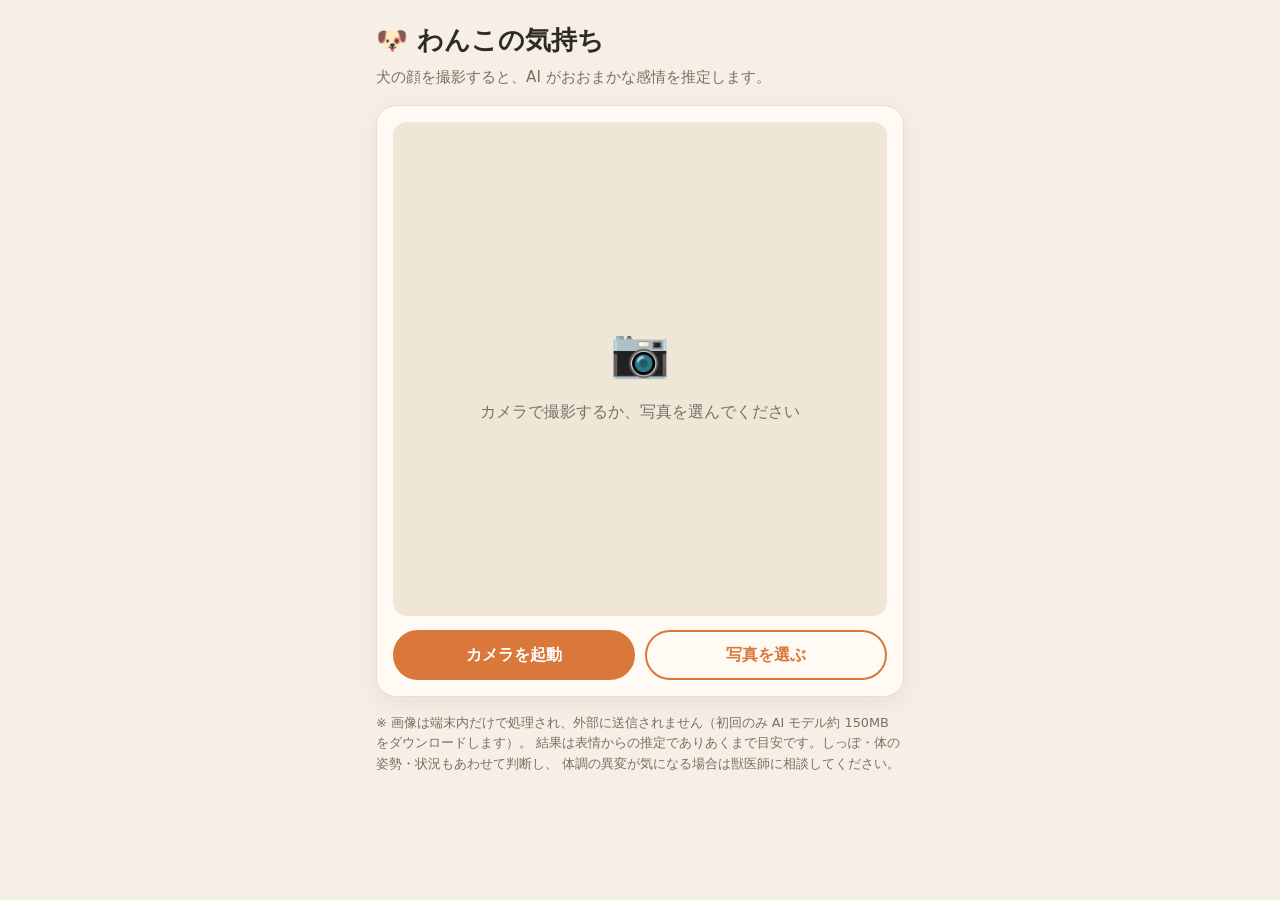
<file: index.html>
<!doctype html>
<html lang="ja">
<head>
  <meta charset="utf-8" />
  <meta name="viewport" content="width=device-width, initial-scale=1, viewport-fit=cover" />
  <meta name="theme-color" content="#f6efe6" />
  <title>わんこの気持ち</title>
  <link rel="stylesheet" href="style.css" />
</head>
<body>
  <main class="app">
    <header class="app-header">
      <h1>🐶 わんこの気持ち</h1>
      <p class="lead">犬の顔を撮影すると、AI がおおまかな感情を推定します。</p>
    </header>

    <section class="card capture">
      <div class="preview" id="preview">
        <video id="video" playsinline muted hidden></video>
        <img id="photo" alt="撮影した犬の写真" hidden />
        <div class="placeholder" id="placeholder">
          <span class="placeholder-icon">📷</span>
          <span>カメラで撮影するか、写真を選んでください</span>
        </div>
      </div>

      <div class="buttons">
        <button type="button" id="cameraBtn" class="btn primary">カメラを起動</button>
        <button type="button" id="shutterBtn" class="btn primary" hidden>📸 撮影する</button>
        <label class="btn secondary">
          写真を選ぶ
          <input type="file" id="fileInput" accept="image/*" capture="environment" hidden />
        </label>
      </div>
    </section>

    <section class="card status" id="status" hidden>
      <div class="spinner" aria-hidden="true"></div>
      <div>
        <p id="statusText">準備中…</p>
        <div class="progress" id="progressWrap" hidden><div class="progress-bar" id="progressBar"></div></div>
      </div>
    </section>

    <section class="card result" id="result" hidden aria-live="polite">
      <div class="result-main">
        <div class="result-emoji" id="resultEmoji"></div>
        <div>
          <p class="result-label">いまの気持ちは…</p>
          <h2 id="resultName"></h2>
          <p class="confidence" id="resultConfidence"></p>
        </div>
      </div>
      <p class="message" id="resultMessage"></p>
      <p class="advice" id="resultAdvice"></p>
      <p class="warning" id="resultWarning" hidden></p>

      <h3>感情の内訳</h3>
      <ul class="bars" id="bars"></ul>
    </section>

    <footer class="note">
      <p>
        ※ 画像は端末内だけで処理され、外部に送信されません（初回のみ AI モデル約 150MB をダウンロードします）。
        結果は表情からの推定でありあくまで目安です。しっぽ・体の姿勢・状況もあわせて判断し、
        体調の異変が気になる場合は獣医師に相談してください。
      </p>
    </footer>
  </main>

  <script type="module" src="app.js"></script>
</body>
</html>
</file>
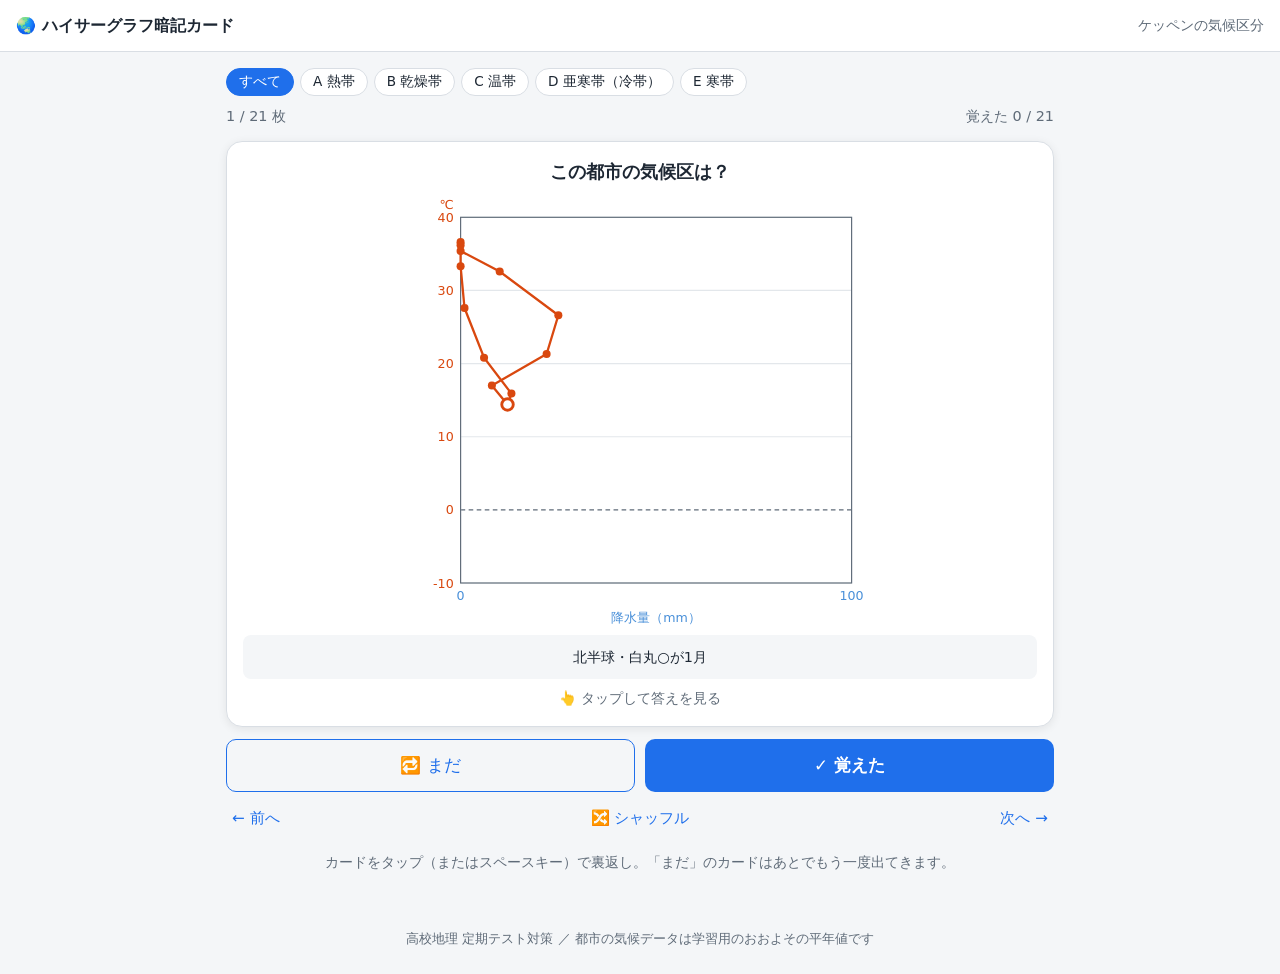
<file: docs/index.html>
<!doctype html>
<html lang="ja">
<head>
<meta charset="utf-8">
<meta name="viewport" content="width=device-width, initial-scale=1, viewport-fit=cover">
<meta name="apple-mobile-web-app-capable" content="yes">
<meta name="apple-mobile-web-app-title" content="ケッペン暗記">
<title>ハイサーグラフ暗記カード</title>
<meta name="claude:viewport-fit-sides" content="cover">
<style>
:root {
  --bg: #f4f6f8; --card: #ffffff; --text: #1d2733; --muted: #5f6b78; --border: #d9dee4;
  --accent: #1f6feb; --accent-text: #ffffff;
  --ok: #1a7f37; --ok-bg: #e6f4ea; --ng: #c62828; --ng-bg: #fdecea;
  --temp: #d9480f; --prec: #4a90d9; --grid: #e3e7eb;
  --zA: #e8f5e9; --zB: #fff4dc; --zC: #e7f1fb; --zD: #efe9f8; --zE: #eef1f3;
}
@media (prefers-color-scheme: dark) {
  :root:not([data-theme="light"]) {
    --bg: #12161b; --card: #1c222a; --text: #e6eaef; --muted: #9aa5b1; --border: #313a45;
    --accent: #4d8ff5; --accent-text: #0b0f14;
    --ok: #57c574; --ok-bg: #1b3324; --ng: #f07070; --ng-bg: #3a1f1f;
    --temp: #ff8a50; --prec: #5c9de0; --grid: #2b333d;
    --zA: #1d3122; --zB: #362d17; --zC: #1a2b3d; --zD: #2a2238; --zE: #262c32;
    color-scheme: dark;
  }
}
:root[data-theme="dark"] {
  --bg: #12161b; --card: #1c222a; --text: #e6eaef; --muted: #9aa5b1; --border: #313a45;
  --accent: #4d8ff5; --accent-text: #0b0f14;
  --ok: #57c574; --ok-bg: #1b3324; --ng: #f07070; --ng-bg: #3a1f1f;
  --temp: #ff8a50; --prec: #5c9de0; --grid: #2b333d;
  --zA: #1d3122; --zB: #362d17; --zC: #1a2b3d; --zD: #2a2238; --zE: #262c32;
  color-scheme: dark;
}
* { box-sizing: border-box; }
body {
  margin: 0; background: var(--bg); color: var(--text); line-height: 1.7;
  font-family: "Hiragino Sans", "Noto Sans JP", "Yu Gothic", system-ui, sans-serif;
}
a { color: var(--accent); }
main {
  max-width: 860px; margin: 0 auto; padding-block: 16px;
  padding-left: max(16px, env(safe-area-inset-left, 0px));
  padding-right: max(16px, env(safe-area-inset-right, 0px));
}
header.site {
  display: flex; flex-wrap: wrap; gap: 8px 20px; align-items: center; justify-content: space-between;
  padding-block: 12px; background: var(--card); border-bottom: 1px solid var(--border);
  padding-left: max(16px, env(safe-area-inset-left, 0px));
  padding-right: max(16px, env(safe-area-inset-right, 0px));
}
header.site .brand { font-weight: 700; text-decoration: none; color: var(--text); }
header.site nav { display: flex; gap: 16px; }
header.site nav a { text-decoration: none; }
footer.site { text-align: center; color: var(--muted); font-size: .8rem; padding: 24px 16px; }
h1 { font-size: 1.4rem; margin: 0 0 8px; }
h2 { font-size: 1.1rem; margin: 20px 0 8px; }
.card {
  background: var(--card); border: 1px solid var(--border); border-radius: 12px;
  padding: 18px; margin: 14px 0;
}
.card > h2:first-child { margin-top: 0; }
.center { text-align: center; }
.muted { color: var(--muted); font-size: .9em; }
.choices { display: flex; flex-wrap: wrap; gap: 8px; }
.pick { display: inline-flex; align-items: center; gap: 6px; cursor: pointer;
  border: 1px solid var(--border); border-radius: 8px; padding: 8px 12px; }
.pick:has(input:checked) { border-color: var(--accent); outline: 2px solid var(--accent); }
.pick.inline { margin: 10px 10px 10px 0; }
.primary, .secondary {
  display: inline-block; border: 0; border-radius: 10px; padding: 10px 20px; font-size: 1rem;
  cursor: pointer; text-decoration: none; text-align: center; font-family: inherit;
}
.primary { background: var(--accent); color: var(--accent-text); font-weight: 700; }
.secondary { background: transparent; color: var(--accent); border: 1px solid var(--accent); }
.big { display: block; width: 100%; margin-top: 18px; padding: 14px; font-size: 1.1rem; }
.row { display: flex; flex-wrap: wrap; gap: 10px; justify-content: center; align-items: center; }
.flow li { margin: 4px 0; }

.progress { display: flex; justify-content: space-between; color: var(--muted); font-size: .9rem; }
.bar-track { height: 6px; background: var(--border); border-radius: 3px; overflow: hidden; }
.bar-fill { height: 100%; background: var(--accent); transition: width .3s; }
.prompt { font-size: 1.15rem; font-weight: 700; margin: 0 0 8px; }
.hint { white-space: pre-line; background: var(--bg); border-radius: 8px; padding: 10px 12px; }
.options { display: grid; gap: 10px; margin-top: 14px; }
.option {
  display: flex; align-items: center; gap: 12px; width: 100%; text-align: left;
  background: var(--card); color: var(--text); border: 1px solid var(--border); border-radius: 10px;
  padding: 12px 14px; font-size: 1rem; font-family: inherit;
}
button.option { cursor: pointer; }
button.option:hover { border-color: var(--accent); }
.option .num {
  flex: none; width: 26px; height: 26px; border-radius: 50%; display: grid; place-items: center;
  background: var(--bg); font-size: .85rem; font-weight: 700;
}
.option.correct { background: var(--ok-bg); border-color: var(--ok); }
.option.wrong { background: var(--ng-bg); border-color: var(--ng); }
.verdict { font-size: 1.2rem; font-weight: 700; margin: 16px 0 4px; }
.verdict.ok { color: var(--ok); } .verdict.ng { color: var(--ng); }
.explain { border-top: 1px dashed var(--border); margin-top: 10px; padding-top: 6px; }
.label { font-weight: 700; margin: 8px 0 0; }
.steps { padding-left: 1.4em; margin: 4px 0 10px; }
.steps li { margin: 2px 0; }
.big-msg { font-size: 1.05rem; }
.review summary { cursor: pointer; font-weight: 700; }
.review.ng { border-left: 4px solid var(--ng); } .review.ok { border-left: 4px solid var(--ok); }

.chart { max-width: 460px; margin: 8px auto; }
.climograph { width: 100%; height: auto; display: block; }
.climograph .grid { stroke: var(--grid); stroke-width: 1; }
.climograph .axis.zero { stroke: var(--muted); stroke-width: 1; stroke-dasharray: 4 3; }
.climograph .frame { fill: none; stroke: var(--muted); stroke-width: 1; }
.climograph .bar { fill: var(--prec); opacity: .85; }
.climograph .line { fill: none; stroke: var(--temp); stroke-width: 2.5; }
.climograph .dot { fill: var(--temp); }
.climograph .lbl { font-size: 11px; fill: var(--muted); }
.climograph .lbl.t { fill: var(--temp); } .climograph .lbl.p { fill: var(--prec); }

.data summary { cursor: pointer; color: var(--muted); font-size: .9rem; }
.data table, table.input { border-collapse: collapse; font-size: .8rem; margin-top: 6px; }
.data th, .data td, table.input th, table.input td {
  border: 1px solid var(--border); padding: 2px 4px; text-align: center; }
.data, .table-wrap { overflow-x: auto; }
table.input input {
  width: 3.6em; padding: 4px; font-size: .9rem; border: 1px solid var(--border); border-radius: 4px;
  background: var(--bg); color: var(--text);
}
table.ref { border-collapse: collapse; font-size: .85rem; min-width: 720px; }
table.ref th, table.ref td { border: 1px solid var(--border); padding: 6px; vertical-align: top; }
.zone-A td:first-child, .city.zone-A .tag { background: var(--zA); }
.zone-B td:first-child, .city.zone-B .tag { background: var(--zB); }
.zone-C td:first-child, .city.zone-C .tag { background: var(--zC); }
.zone-D td:first-child, .city.zone-D .tag { background: var(--zD); }
.zone-E td:first-child, .city.zone-E .tag { background: var(--zE); }
.grid { display: grid; grid-template-columns: repeat(auto-fill, minmax(240px, 1fr)); gap: 12px; }
.city { margin: 0; padding: 12px; }
.city h3 { margin: 0; font-size: 1rem; }
.city .tag { display: inline-block; border-radius: 6px; padding: 0 8px; margin: 4px 0; font-size: .85rem; }
.small { font-size: .8rem; }
select { font-size: 1rem; padding: 4px; background: var(--card); color: var(--text); border: 1px solid var(--border); border-radius: 6px; }

/* ---- ハイサーグラフ暗記カード ---- */
.climograph.hyther .line { stroke-width: 2; }
.climograph .dot.first { fill: var(--card); stroke: var(--temp); stroke-width: 2.5; }
.deck-bar { display: flex; flex-direction: column; gap: 8px; }
.filters { display: flex; flex-wrap: wrap; gap: 6px; }
.chip {
  border: 1px solid var(--border); background: var(--card); color: var(--text); border-radius: 999px;
  padding: 4px 12px; font-size: .85rem; cursor: pointer; font-family: inherit;
}
.chip.active { background: var(--accent); color: var(--accent-text); border-color: var(--accent); }
.deck-status { display: flex; justify-content: space-between; color: var(--muted); font-size: .9rem; }
.flip-area { margin: 12px 0; }
.flip-card .chart { margin: 4px auto; }
.flip-card { perspective: 1200px; cursor: pointer; outline: none; -webkit-tap-highlight-color: transparent; }
.flip-card[hidden] { display: none; }
.flip-inner {
  position: relative; display: grid; transition: transform .5s; transform-style: preserve-3d;
}
.flip-card.flipped .flip-inner { transform: rotateY(180deg); }
.face {
  grid-area: 1 / 1; backface-visibility: hidden; -webkit-backface-visibility: hidden;
  background: var(--card); border: 1px solid var(--border); border-radius: 16px; padding: 16px;
  box-shadow: 0 2px 10px rgba(0, 0, 0, .08);
}
.face.back { transform: rotateY(180deg); overflow-y: auto; position: absolute; inset: 0; }
.flip-card:focus-visible .face { outline: 3px solid var(--accent); }
.face-title { font-weight: 700; font-size: 1.1rem; margin: 0; text-align: center; }
.face .hint { text-align: center; font-size: .9rem; margin: 6px 0; }
.tap { text-align: center; color: var(--muted); font-size: .85rem; margin: 8px 0 0; }
.answer-code { font-size: 1.5rem; font-weight: 800; margin: 4px 0 0; text-align: center; }
.answer-city { text-align: center; font-size: 1.1rem; margin: 0 0 8px; }
.zone-bg-A { background: var(--zA); } .zone-bg-B { background: var(--zB); }
.zone-bg-C { background: var(--zC); } .zone-bg-D { background: var(--zD); }
.zone-bg-E { background: var(--zE); }
.deck-actions { display: grid; grid-template-columns: 1fr 1fr; gap: 10px; }
.deck-actions[hidden], .deck-sub[hidden] { display: none; }
.deck-actions button { padding: 14px; font-size: 1.05rem; }
.deck-sub { display: flex; justify-content: space-between; margin: 10px 0; }
.link { background: none; border: 0; color: var(--accent); font-size: .95rem; cursor: pointer; padding: 6px; font-family: inherit; }
.done { text-align: center; }

.site-title { font-weight: 700; }
</style>
</head>
<body>
<header class="site">
  <span class="site-title">🌏 ハイサーグラフ暗記カード</span>
  <span class="muted">ケッペンの気候区分</span>
</header>
<main>

<div class="deck-bar">
  <div class="filters" role="group" aria-label="気候帯でしぼりこむ">
    <button type="button" class="chip active" data-zone="">すべて</button>
    
    <button type="button" class="chip" data-zone="A">A 熱帯</button>
    
    <button type="button" class="chip" data-zone="B">B 乾燥帯</button>
    
    <button type="button" class="chip" data-zone="C">C 温帯</button>
    
    <button type="button" class="chip" data-zone="D">D 亜寒帯（冷帯）</button>
    
    <button type="button" class="chip" data-zone="E">E 寒帯</button>
    
  </div>
  <div class="deck-status"><span id="pos"></span><span id="remain"></span></div>
</div>

<div class="flip-area">
  
  <div class="flip-card" data-zone="A" hidden tabindex="0"
       role="button" aria-label="タップしてカードを裏返す">
    <div class="flip-inner">
      <div class="face front">
        <p class="face-title">この都市の気候区は？</p>
        <div class="chart"><svg viewBox="0 0 400 380" class="climograph hyther" role="img" aria-label="ハイサーグラフ" xmlns="http://www.w3.org/2000/svg"><line x1="44" y1="340.0" x2="384" y2="340.0" class="grid"/><text x="38" y="344.0" class="lbl t" text-anchor="end">-10</text><line x1="44" y1="260.5" x2="384" y2="260.5" class="axis zero"/><text x="38" y="264.5" class="lbl t" text-anchor="end">0</text><line x1="44" y1="181.0" x2="384" y2="181.0" class="grid"/><text x="38" y="185.0" class="lbl t" text-anchor="end">10</text><line x1="44" y1="101.5" x2="384" y2="101.5" class="grid"/><text x="38" y="105.5" class="lbl t" text-anchor="end">20</text><line x1="44" y1="22.0" x2="384" y2="22.0" class="grid"/><text x="38" y="26.0" class="lbl t" text-anchor="end">30</text><line x1="44.0" y1="22" x2="44.0" y2="340" class="grid"/><text x="44.0" y="355" class="lbl p" text-anchor="middle">0</text><line x1="157.3" y1="22" x2="157.3" y2="340" class="grid"/><text x="157.3" y="355" class="lbl p" text-anchor="middle">100</text><line x1="270.7" y1="22" x2="270.7" y2="340" class="grid"/><text x="270.7" y="355" class="lbl p" text-anchor="middle">200</text><line x1="384.0" y1="22" x2="384.0" y2="340" class="grid"/><text x="384.0" y="355" class="lbl p" text-anchor="middle">300</text><rect x="44" y="22" width="340" height="318" class="frame"/><polyline points="318.3,49.0 227.6,45.1 253.7,41.9 246.9,37.9 238.9,35.5 227.6,35.5 223.1,38.7 243.5,38.7 235.5,41.1 263.9,41.1 334.1,45.9 370.4,49.8 318.3,49.0" class="line"/><circle cx="318.3" cy="49.0" r="5" class="dot first"><title>1月 26.6℃ 242mm</title></circle><circle cx="227.6" cy="45.1" r="3.5" class="dot"><title>2月 27.1℃ 162mm</title></circle><circle cx="253.7" cy="41.9" r="3.5" class="dot"><title>3月 27.5℃ 185mm</title></circle><circle cx="246.9" cy="37.9" r="3.5" class="dot"><title>4月 28.0℃ 179mm</title></circle><circle cx="238.9" cy="35.5" r="3.5" class="dot"><title>5月 28.3℃ 172mm</title></circle><circle cx="227.6" cy="35.5" r="3.5" class="dot"><title>6月 28.3℃ 162mm</title></circle><circle cx="223.1" cy="38.7" r="3.5" class="dot"><title>7月 27.9℃ 158mm</title></circle><circle cx="243.5" cy="38.7" r="3.5" class="dot"><title>8月 27.9℃ 176mm</title></circle><circle cx="235.5" cy="41.1" r="3.5" class="dot"><title>9月 27.6℃ 169mm</title></circle><circle cx="263.9" cy="41.1" r="3.5" class="dot"><title>10月 27.6℃ 194mm</title></circle><circle cx="334.1" cy="45.9" r="3.5" class="dot"><title>11月 27.0℃ 256mm</title></circle><circle cx="370.4" cy="49.8" r="3.5" class="dot"><title>12月 26.5℃ 288mm</title></circle><text x="38" y="15" class="lbl t" text-anchor="end">℃</text><text x="214.0" y="374" class="lbl p" text-anchor="middle">降水量（mm）</text></svg></div>
        <p class="hint">北半球・白丸○が1月</p>
        <p class="tap">👆 タップして答えを見る</p>
      </div>
      <div class="face back zone-bg-A">
        <p class="answer-code">Af（熱帯雨林気候）</p>
        <p class="answer-city">シンガポール（シンガポール）</p>
        <p class="label">判定の手順</p>
        <ol class="steps"><li>最暖月平均気温 28.3℃ ≧ 10℃ → 寒帯（E）ではない</li><li>年降水量 2343mm ≧ 乾燥限界 691mm（年中ほぼ平均的に降るなので r = 20 × (27.5 + 7)）→ 乾燥帯（B）ではない</li><li>最寒月平均気温 26.5℃ ≧ 18℃ → 熱帯（A）</li><li>最少雨月降水量 158mm ≧ 60mm → 熱帯雨林気候（Af）</li></ol>
        <p class="label">特徴</p>
        <p>年中高温多雨。スコールがある。気温の年較差が小さい。</p>
        <p>植生：常緑広葉樹の密林（アマゾンのセルバなど）／土壌：ラトソル</p>
        <p class="tap">👆 タップで表に戻る</p>
      </div>
    </div>
  </div>
  
  <div class="flip-card" data-zone="A" hidden tabindex="0"
       role="button" aria-label="タップしてカードを裏返す">
    <div class="flip-inner">
      <div class="face front">
        <p class="face-title">この都市の気候区は？</p>
        <div class="chart"><svg viewBox="0 0 400 380" class="climograph hyther" role="img" aria-label="ハイサーグラフ" xmlns="http://www.w3.org/2000/svg"><line x1="44" y1="340.0" x2="384" y2="340.0" class="grid"/><text x="38" y="344.0" class="lbl t" text-anchor="end">-10</text><line x1="44" y1="276.4" x2="384" y2="276.4" class="axis zero"/><text x="38" y="280.4" class="lbl t" text-anchor="end">0</text><line x1="44" y1="212.8" x2="384" y2="212.8" class="grid"/><text x="38" y="216.8" class="lbl t" text-anchor="end">10</text><line x1="44" y1="149.2" x2="384" y2="149.2" class="grid"/><text x="38" y="153.2" class="lbl t" text-anchor="end">20</text><line x1="44" y1="85.6" x2="384" y2="85.6" class="grid"/><text x="38" y="89.6" class="lbl t" text-anchor="end">30</text><line x1="44" y1="22.0" x2="384" y2="22.0" class="grid"/><text x="38" y="26.0" class="lbl t" text-anchor="end">40</text><line x1="44.0" y1="22" x2="44.0" y2="340" class="grid"/><text x="44.0" y="355" class="lbl p" text-anchor="middle">0</text><line x1="157.3" y1="22" x2="157.3" y2="340" class="grid"/><text x="157.3" y="355" class="lbl p" text-anchor="middle">200</text><line x1="270.7" y1="22" x2="270.7" y2="340" class="grid"/><text x="270.7" y="355" class="lbl p" text-anchor="middle">400</text><line x1="384.0" y1="22" x2="384.0" y2="340" class="grid"/><text x="384.0" y="355" class="lbl p" text-anchor="middle">600</text><rect x="44" y="22" width="340" height="318" class="frame"/><polyline points="45.7,116.1 45.1,107.2 48.0,92.6 58.7,81.8 214.6,93.2 355.1,104.0 379.5,107.2 359.6,107.9 267.3,106.0 147.7,103.4 73.5,107.9 48.0,116.8 45.7,116.1" class="line"/><circle cx="45.7" cy="116.1" r="5" class="dot first"><title>1月 25.2℃ 3mm</title></circle><circle cx="45.1" cy="107.2" r="3.5" class="dot"><title>2月 26.6℃ 2mm</title></circle><circle cx="48.0" cy="92.6" r="3.5" class="dot"><title>3月 28.9℃ 7mm</title></circle><circle cx="58.7" cy="81.8" r="3.5" class="dot"><title>4月 30.6℃ 26mm</title></circle><circle cx="214.6" cy="93.2" r="3.5" class="dot"><title>5月 28.8℃ 301mm</title></circle><circle cx="355.1" cy="104.0" r="3.5" class="dot"><title>6月 27.1℃ 549mm</title></circle><circle cx="379.5" cy="107.2" r="3.5" class="dot"><title>7月 26.6℃ 592mm</title></circle><circle cx="359.6" cy="107.9" r="3.5" class="dot"><title>8月 26.5℃ 557mm</title></circle><circle cx="267.3" cy="106.0" r="3.5" class="dot"><title>9月 26.8℃ 394mm</title></circle><circle cx="147.7" cy="103.4" r="3.5" class="dot"><title>10月 27.2℃ 183mm</title></circle><circle cx="73.5" cy="107.9" r="3.5" class="dot"><title>11月 26.5℃ 52mm</title></circle><circle cx="48.0" cy="116.8" r="3.5" class="dot"><title>12月 25.1℃ 7mm</title></circle><text x="38" y="15" class="lbl t" text-anchor="end">℃</text><text x="214.0" y="374" class="lbl p" text-anchor="middle">降水量（mm）</text></svg></div>
        <p class="hint">北半球・白丸○が1月</p>
        <p class="tap">👆 タップして答えを見る</p>
      </div>
      <div class="face back zone-bg-A">
        <p class="answer-code">Am（熱帯モンスーン気候）</p>
        <p class="answer-city">ヤンゴン（ミャンマー）</p>
        <p class="label">判定の手順</p>
        <ol class="steps"><li>最暖月平均気温 30.6℃ ≧ 10℃ → 寒帯（E）ではない</li><li>年降水量 2673mm ≧ 乾燥限界 823mm（夏に雨が集中（夏半年に年降水量の70%以上）なので r = 20 × (27.2 + 14)）→ 乾燥帯（B）ではない</li><li>最寒月平均気温 25.1℃ ≧ 18℃ → 熱帯（A）</li><li>最少雨月降水量 2mm &lt; 60mm → 乾季がある（Af ではない）</li><li>年降水量 2673mm が 2500mm 以上なので、乾季の雨が少なくても条件（最少雨月 ≧ 100 − 年降水量/25）を満たす → 雨季の大量の雨で乾季を補える熱帯モンスーン気候（Am）</li></ol>
        <p class="label">特徴</p>
        <p>モンスーン（季節風）の影響で雨季に大量の雨が降る。乾季はあるが、年降水量が多いため森林が育つ。</p>
        <p>植生：常緑広葉樹と落葉樹がまじる森林／土壌：ラトソル</p>
        <p class="tap">👆 タップで表に戻る</p>
      </div>
    </div>
  </div>
  
  <div class="flip-card" data-zone="A" hidden tabindex="0"
       role="button" aria-label="タップしてカードを裏返す">
    <div class="flip-inner">
      <div class="face front">
        <p class="face-title">この都市の気候区は？</p>
        <div class="chart"><svg viewBox="0 0 400 380" class="climograph hyther" role="img" aria-label="ハイサーグラフ" xmlns="http://www.w3.org/2000/svg"><line x1="44" y1="340.0" x2="384" y2="340.0" class="grid"/><text x="38" y="344.0" class="lbl t" text-anchor="end">-10</text><line x1="44" y1="276.4" x2="384" y2="276.4" class="axis zero"/><text x="38" y="280.4" class="lbl t" text-anchor="end">0</text><line x1="44" y1="212.8" x2="384" y2="212.8" class="grid"/><text x="38" y="216.8" class="lbl t" text-anchor="end">10</text><line x1="44" y1="149.2" x2="384" y2="149.2" class="grid"/><text x="38" y="153.2" class="lbl t" text-anchor="end">20</text><line x1="44" y1="85.6" x2="384" y2="85.6" class="grid"/><text x="38" y="89.6" class="lbl t" text-anchor="end">30</text><line x1="44" y1="22.0" x2="384" y2="22.0" class="grid"/><text x="38" y="26.0" class="lbl t" text-anchor="end">40</text><line x1="44.0" y1="22" x2="44.0" y2="340" class="grid"/><text x="44.0" y="355" class="lbl p" text-anchor="middle">0</text><line x1="129.0" y1="22" x2="129.0" y2="340" class="grid"/><text x="129.0" y="355" class="lbl p" text-anchor="middle">100</text><line x1="214.0" y1="22" x2="214.0" y2="340" class="grid"/><text x="214.0" y="355" class="lbl p" text-anchor="middle">200</text><line x1="299.0" y1="22" x2="299.0" y2="340" class="grid"/><text x="299.0" y="355" class="lbl p" text-anchor="middle">300</text><line x1="384.0" y1="22" x2="384.0" y2="340" class="grid"/><text x="384.0" y="355" class="lbl p" text-anchor="middle">400</text><rect x="44" y="22" width="340" height="318" class="frame"/><polyline points="55.0,104.7 61.0,96.4 79.7,89.4 121.3,83.7 254.8,86.2 192.8,90.1 187.7,92.6 241.2,93.9 327.9,96.4 271.8,98.3 92.5,100.9 51.6,108.5 55.0,104.7" class="line"/><circle cx="55.0" cy="104.7" r="5" class="dot first"><title>1月 27.0℃ 13mm</title></circle><circle cx="61.0" cy="96.4" r="3.5" class="dot"><title>2月 28.3℃ 20mm</title></circle><circle cx="79.7" cy="89.4" r="3.5" class="dot"><title>3月 29.4℃ 42mm</title></circle><circle cx="121.3" cy="83.7" r="3.5" class="dot"><title>4月 30.3℃ 91mm</title></circle><circle cx="254.8" cy="86.2" r="3.5" class="dot"><title>5月 29.9℃ 248mm</title></circle><circle cx="192.8" cy="90.1" r="3.5" class="dot"><title>6月 29.3℃ 175mm</title></circle><circle cx="187.7" cy="92.6" r="3.5" class="dot"><title>7月 28.9℃ 169mm</title></circle><circle cx="241.2" cy="93.9" r="3.5" class="dot"><title>8月 28.7℃ 232mm</title></circle><circle cx="327.9" cy="96.4" r="3.5" class="dot"><title>9月 28.3℃ 334mm</title></circle><circle cx="271.8" cy="98.3" r="3.5" class="dot"><title>10月 28.0℃ 268mm</title></circle><circle cx="92.5" cy="100.9" r="3.5" class="dot"><title>11月 27.6℃ 57mm</title></circle><circle cx="51.6" cy="108.5" r="3.5" class="dot"><title>12月 26.4℃ 9mm</title></circle><text x="38" y="15" class="lbl t" text-anchor="end">℃</text><text x="214.0" y="374" class="lbl p" text-anchor="middle">降水量（mm）</text></svg></div>
        <p class="hint">北半球・白丸○が1月</p>
        <p class="tap">👆 タップして答えを見る</p>
      </div>
      <div class="face back zone-bg-A">
        <p class="answer-code">Aw（サバナ気候）</p>
        <p class="answer-city">バンコク（タイ）</p>
        <p class="label">判定の手順</p>
        <ol class="steps"><li>最暖月平均気温 30.3℃ ≧ 10℃ → 寒帯（E）ではない</li><li>年降水量 1658mm ≧ 乾燥限界 850mm（夏に雨が集中（夏半年に年降水量の70%以上）なので r = 20 × (28.5 + 14)）→ 乾燥帯（B）ではない</li><li>最寒月平均気温 26.4℃ ≧ 18℃ → 熱帯（A）</li><li>最少雨月降水量 9mm &lt; 60mm → 乾季がある（Af ではない）</li><li>最少雨月 9mm &lt; 100 − 年降水量/25 = 34mm（年降水量が乾季を補うほど多くない）→ はっきりした乾季のあるサバナ気候（Aw）</li></ol>
        <p class="label">特徴</p>
        <p>雨季と乾季が明瞭。乾季には草が枯れる。</p>
        <p>植生：疎林と長草草原（サバナ）／土壌：ラトソル</p>
        <p class="tap">👆 タップで表に戻る</p>
      </div>
    </div>
  </div>
  
  <div class="flip-card" data-zone="A" hidden tabindex="0"
       role="button" aria-label="タップしてカードを裏返す">
    <div class="flip-inner">
      <div class="face front">
        <p class="face-title">この都市の気候区は？</p>
        <div class="chart"><svg viewBox="0 0 400 380" class="climograph hyther" role="img" aria-label="ハイサーグラフ" xmlns="http://www.w3.org/2000/svg"><line x1="44" y1="340.0" x2="384" y2="340.0" class="grid"/><text x="38" y="344.0" class="lbl t" text-anchor="end">-10</text><line x1="44" y1="260.5" x2="384" y2="260.5" class="axis zero"/><text x="38" y="264.5" class="lbl t" text-anchor="end">0</text><line x1="44" y1="181.0" x2="384" y2="181.0" class="grid"/><text x="38" y="185.0" class="lbl t" text-anchor="end">10</text><line x1="44" y1="101.5" x2="384" y2="101.5" class="grid"/><text x="38" y="105.5" class="lbl t" text-anchor="end">20</text><line x1="44" y1="22.0" x2="384" y2="22.0" class="grid"/><text x="38" y="26.0" class="lbl t" text-anchor="end">30</text><line x1="44.0" y1="22" x2="44.0" y2="340" class="grid"/><text x="44.0" y="355" class="lbl p" text-anchor="middle">0</text><line x1="112.0" y1="22" x2="112.0" y2="340" class="grid"/><text x="112.0" y="355" class="lbl p" text-anchor="middle">100</text><line x1="180.0" y1="22" x2="180.0" y2="340" class="grid"/><text x="180.0" y="355" class="lbl p" text-anchor="middle">200</text><line x1="248.0" y1="22" x2="248.0" y2="340" class="grid"/><text x="248.0" y="355" class="lbl p" text-anchor="middle">300</text><line x1="316.0" y1="22" x2="316.0" y2="340" class="grid"/><text x="316.0" y="355" class="lbl p" text-anchor="middle">400</text><line x1="384.0" y1="22" x2="384.0" y2="340" class="grid"/><text x="384.0" y="355" class="lbl p" text-anchor="middle">500</text><rect x="44" y="22" width="340" height="318" class="frame"/><polyline points="331.6,33.1 298.3,35.5 260.2,34.7 112.0,35.5 58.3,45.9 45.4,59.4 44.7,62.5 47.4,55.4 54.2,39.5 92.3,29.9 140.6,27.6 212.6,29.9 331.6,33.1" class="line"/><circle cx="331.6" cy="33.1" r="5" class="dot first"><title>1月 28.6℃ 423mm</title></circle><circle cx="298.3" cy="35.5" r="3.5" class="dot"><title>2月 28.3℃ 374mm</title></circle><circle cx="260.2" cy="34.7" r="3.5" class="dot"><title>3月 28.4℃ 318mm</title></circle><circle cx="112.0" cy="35.5" r="3.5" class="dot"><title>4月 28.3℃ 100mm</title></circle><circle cx="58.3" cy="45.9" r="3.5" class="dot"><title>5月 27.0℃ 21mm</title></circle><circle cx="45.4" cy="59.4" r="3.5" class="dot"><title>6月 25.3℃ 2mm</title></circle><circle cx="44.7" cy="62.5" r="3.5" class="dot"><title>7月 24.9℃ 1mm</title></circle><circle cx="47.4" cy="55.4" r="3.5" class="dot"><title>8月 25.8℃ 5mm</title></circle><circle cx="54.2" cy="39.5" r="3.5" class="dot"><title>9月 27.8℃ 15mm</title></circle><circle cx="92.3" cy="29.9" r="3.5" class="dot"><title>10月 29.0℃ 71mm</title></circle><circle cx="140.6" cy="27.6" r="3.5" class="dot"><title>11月 29.3℃ 142mm</title></circle><circle cx="212.6" cy="29.9" r="3.5" class="dot"><title>12月 29.0℃ 248mm</title></circle><text x="38" y="15" class="lbl t" text-anchor="end">℃</text><text x="214.0" y="374" class="lbl p" text-anchor="middle">降水量（mm）</text></svg></div>
        <p class="hint">南半球（夏は12〜2月）・白丸○が1月</p>
        <p class="tap">👆 タップして答えを見る</p>
      </div>
      <div class="face back zone-bg-A">
        <p class="answer-code">Aw（サバナ気候）</p>
        <p class="answer-city">ダーウィン（オーストラリア）</p>
        <p class="label">判定の手順</p>
        <ol class="steps"><li>最暖月平均気温 29.3℃ ≧ 10℃ → 寒帯（E）ではない</li><li>年降水量 1720mm ≧ 乾燥限界 833mm（夏に雨が集中（夏半年に年降水量の70%以上）なので r = 20 × (27.6 + 14)）→ 乾燥帯（B）ではない</li><li>最寒月平均気温 24.9℃ ≧ 18℃ → 熱帯（A）</li><li>最少雨月降水量 1mm &lt; 60mm → 乾季がある（Af ではない）</li><li>最少雨月 1mm &lt; 100 − 年降水量/25 = 31mm（年降水量が乾季を補うほど多くない）→ はっきりした乾季のあるサバナ気候（Aw）</li></ol>
        <p class="label">特徴</p>
        <p>雨季と乾季が明瞭。乾季には草が枯れる。</p>
        <p>植生：疎林と長草草原（サバナ）／土壌：ラトソル</p>
        <p class="tap">👆 タップで表に戻る</p>
      </div>
    </div>
  </div>
  
  <div class="flip-card" data-zone="B" hidden tabindex="0"
       role="button" aria-label="タップしてカードを裏返す">
    <div class="flip-inner">
      <div class="face front">
        <p class="face-title">この都市の気候区は？</p>
        <div class="chart"><svg viewBox="0 0 400 380" class="climograph hyther" role="img" aria-label="ハイサーグラフ" xmlns="http://www.w3.org/2000/svg"><line x1="44" y1="340.0" x2="384" y2="340.0" class="grid"/><text x="38" y="344.0" class="lbl t" text-anchor="end">-10</text><line x1="44" y1="260.5" x2="384" y2="260.5" class="axis zero"/><text x="38" y="264.5" class="lbl t" text-anchor="end">0</text><line x1="44" y1="181.0" x2="384" y2="181.0" class="grid"/><text x="38" y="185.0" class="lbl t" text-anchor="end">10</text><line x1="44" y1="101.5" x2="384" y2="101.5" class="grid"/><text x="38" y="105.5" class="lbl t" text-anchor="end">20</text><line x1="44" y1="22.0" x2="384" y2="22.0" class="grid"/><text x="38" y="26.0" class="lbl t" text-anchor="end">30</text><line x1="44.0" y1="22" x2="44.0" y2="340" class="grid"/><text x="44.0" y="355" class="lbl p" text-anchor="middle">0</text><line x1="384.0" y1="22" x2="384.0" y2="340" class="grid"/><text x="384.0" y="355" class="lbl p" text-anchor="middle">100</text><rect x="44" y="22" width="340" height="318" class="frame"/><polyline points="61.0,149.2 57.6,140.5 57.6,120.6 47.4,92.0 44.0,64.9 44.0,45.1 44.0,41.1 44.0,41.1 44.0,53.8 47.4,74.5 54.2,109.5 61.0,138.1 61.0,149.2" class="line"/><circle cx="61.0" cy="149.2" r="5" class="dot first"><title>1月 14.0℃ 5mm</title></circle><circle cx="57.6" cy="140.5" r="3.5" class="dot"><title>2月 15.1℃ 4mm</title></circle><circle cx="57.6" cy="120.6" r="3.5" class="dot"><title>3月 17.6℃ 4mm</title></circle><circle cx="47.4" cy="92.0" r="3.5" class="dot"><title>4月 21.2℃ 1mm</title></circle><circle cx="44.0" cy="64.9" r="3.5" class="dot"><title>5月 24.6℃ 0mm</title></circle><circle cx="44.0" cy="45.1" r="3.5" class="dot"><title>6月 27.1℃ 0mm</title></circle><circle cx="44.0" cy="41.1" r="3.5" class="dot"><title>7月 27.6℃ 0mm</title></circle><circle cx="44.0" cy="41.1" r="3.5" class="dot"><title>8月 27.6℃ 0mm</title></circle><circle cx="44.0" cy="53.8" r="3.5" class="dot"><title>9月 26.0℃ 0mm</title></circle><circle cx="47.4" cy="74.5" r="3.5" class="dot"><title>10月 23.4℃ 1mm</title></circle><circle cx="54.2" cy="109.5" r="3.5" class="dot"><title>11月 19.0℃ 3mm</title></circle><circle cx="61.0" cy="138.1" r="3.5" class="dot"><title>12月 15.4℃ 5mm</title></circle><text x="38" y="15" class="lbl t" text-anchor="end">℃</text><text x="214.0" y="374" class="lbl p" text-anchor="middle">降水量（mm）</text></svg></div>
        <p class="hint">北半球・白丸○が1月</p>
        <p class="tap">👆 タップして答えを見る</p>
      </div>
      <div class="face back zone-bg-B">
        <p class="answer-code">BW（砂漠気候）</p>
        <p class="answer-city">カイロ（エジプト）</p>
        <p class="label">判定の手順</p>
        <ol class="steps"><li>最暖月平均気温 27.6℃ ≧ 10℃ → 寒帯（E）ではない</li><li>年降水量 23mm &lt; 乾燥限界 431mm（冬に雨が集中（冬半年に年降水量の70%以上）なので r = 20 × (21.6 + 0)）→ 乾燥帯（B）</li><li>年降水量が乾燥限界の半分（216mm）未満 → 砂漠気候（BW）</li></ol>
        <p class="label">特徴</p>
        <p>降水量が極めて少なく、気温の日較差が大きい。</p>
        <p>植生：ほとんどない（オアシス周辺を除く）／土壌：砂漠土</p>
        <p class="tap">👆 タップで表に戻る</p>
      </div>
    </div>
  </div>
  
  <div class="flip-card" data-zone="B" hidden tabindex="0"
       role="button" aria-label="タップしてカードを裏返す">
    <div class="flip-inner">
      <div class="face front">
        <p class="face-title">この都市の気候区は？</p>
        <div class="chart"><svg viewBox="0 0 400 380" class="climograph hyther" role="img" aria-label="ハイサーグラフ" xmlns="http://www.w3.org/2000/svg"><line x1="44" y1="340.0" x2="384" y2="340.0" class="grid"/><text x="38" y="344.0" class="lbl t" text-anchor="end">-10</text><line x1="44" y1="276.4" x2="384" y2="276.4" class="axis zero"/><text x="38" y="280.4" class="lbl t" text-anchor="end">0</text><line x1="44" y1="212.8" x2="384" y2="212.8" class="grid"/><text x="38" y="216.8" class="lbl t" text-anchor="end">10</text><line x1="44" y1="149.2" x2="384" y2="149.2" class="grid"/><text x="38" y="153.2" class="lbl t" text-anchor="end">20</text><line x1="44" y1="85.6" x2="384" y2="85.6" class="grid"/><text x="38" y="89.6" class="lbl t" text-anchor="end">30</text><line x1="44" y1="22.0" x2="384" y2="22.0" class="grid"/><text x="38" y="26.0" class="lbl t" text-anchor="end">40</text><line x1="44.0" y1="22" x2="44.0" y2="340" class="grid"/><text x="44.0" y="355" class="lbl p" text-anchor="middle">0</text><line x1="384.0" y1="22" x2="384.0" y2="340" class="grid"/><text x="384.0" y="355" class="lbl p" text-anchor="middle">100</text><rect x="44" y="22" width="340" height="318" class="frame"/><polyline points="84.8,184.8 71.2,168.3 118.8,140.9 129.0,107.2 78.0,69.1 44.0,51.3 44.0,43.6 44.0,46.2 44.0,64.6 47.4,100.9 64.4,144.1 88.2,175.3 84.8,184.8" class="line"/><circle cx="84.8" cy="184.8" r="5" class="dot first"><title>1月 14.4℃ 12mm</title></circle><circle cx="71.2" cy="168.3" r="3.5" class="dot"><title>2月 17.0℃ 8mm</title></circle><circle cx="118.8" cy="140.9" r="3.5" class="dot"><title>3月 21.3℃ 22mm</title></circle><circle cx="129.0" cy="107.2" r="3.5" class="dot"><title>4月 26.6℃ 25mm</title></circle><circle cx="78.0" cy="69.1" r="3.5" class="dot"><title>5月 32.6℃ 10mm</title></circle><circle cx="44.0" cy="51.3" r="3.5" class="dot"><title>6月 35.4℃ 0mm</title></circle><circle cx="44.0" cy="43.6" r="3.5" class="dot"><title>7月 36.6℃ 0mm</title></circle><circle cx="44.0" cy="46.2" r="3.5" class="dot"><title>8月 36.2℃ 0mm</title></circle><circle cx="44.0" cy="64.6" r="3.5" class="dot"><title>9月 33.3℃ 0mm</title></circle><circle cx="47.4" cy="100.9" r="3.5" class="dot"><title>10月 27.6℃ 1mm</title></circle><circle cx="64.4" cy="144.1" r="3.5" class="dot"><title>11月 20.8℃ 6mm</title></circle><circle cx="88.2" cy="175.3" r="3.5" class="dot"><title>12月 15.9℃ 13mm</title></circle><text x="38" y="15" class="lbl t" text-anchor="end">℃</text><text x="214.0" y="374" class="lbl p" text-anchor="middle">降水量（mm）</text></svg></div>
        <p class="hint">北半球・白丸○が1月</p>
        <p class="tap">👆 タップして答えを見る</p>
      </div>
      <div class="face back zone-bg-B">
        <p class="answer-code">BW（砂漠気候）</p>
        <p class="answer-city">リヤド（サウジアラビア）</p>
        <p class="label">判定の手順</p>
        <ol class="steps"><li>最暖月平均気温 36.6℃ ≧ 10℃ → 寒帯（E）ではない</li><li>年降水量 97mm &lt; 乾燥限界 669mm（年中ほぼ平均的に降るなので r = 20 × (26.5 + 7)）→ 乾燥帯（B）</li><li>年降水量が乾燥限界の半分（335mm）未満 → 砂漠気候（BW）</li></ol>
        <p class="label">特徴</p>
        <p>降水量が極めて少なく、気温の日較差が大きい。</p>
        <p>植生：ほとんどない（オアシス周辺を除く）／土壌：砂漠土</p>
        <p class="tap">👆 タップで表に戻る</p>
      </div>
    </div>
  </div>
  
  <div class="flip-card" data-zone="B" hidden tabindex="0"
       role="button" aria-label="タップしてカードを裏返す">
    <div class="flip-inner">
      <div class="face front">
        <p class="face-title">この都市の気候区は？</p>
        <div class="chart"><svg viewBox="0 0 400 380" class="climograph hyther" role="img" aria-label="ハイサーグラフ" xmlns="http://www.w3.org/2000/svg"><line x1="44" y1="340.0" x2="384" y2="340.0" class="grid"/><text x="38" y="344.0" class="lbl t" text-anchor="end">-10</text><line x1="44" y1="276.4" x2="384" y2="276.4" class="axis zero"/><text x="38" y="280.4" class="lbl t" text-anchor="end">0</text><line x1="44" y1="212.8" x2="384" y2="212.8" class="grid"/><text x="38" y="216.8" class="lbl t" text-anchor="end">10</text><line x1="44" y1="149.2" x2="384" y2="149.2" class="grid"/><text x="38" y="153.2" class="lbl t" text-anchor="end">20</text><line x1="44" y1="85.6" x2="384" y2="85.6" class="grid"/><text x="38" y="89.6" class="lbl t" text-anchor="end">30</text><line x1="44" y1="22.0" x2="384" y2="22.0" class="grid"/><text x="38" y="26.0" class="lbl t" text-anchor="end">40</text><line x1="44.0" y1="22" x2="44.0" y2="340" class="grid"/><text x="44.0" y="355" class="lbl p" text-anchor="middle">0</text><line x1="384.0" y1="22" x2="384.0" y2="340" class="grid"/><text x="384.0" y="355" class="lbl p" text-anchor="middle">100</text><rect x="44" y="22" width="340" height="318" class="frame"/><polyline points="169.8,252.9 159.6,235.7 186.8,205.2 132.4,168.3 88.2,133.3 50.8,97.7 50.8,79.9 47.4,86.2 47.4,113.6 84.8,156.8 146.0,205.2 163.0,238.9 169.8,252.9" class="line"/><circle cx="169.8" cy="252.9" r="5" class="dot first"><title>1月 3.7℃ 37mm</title></circle><circle cx="159.6" cy="235.7" r="3.5" class="dot"><title>2月 6.4℃ 34mm</title></circle><circle cx="186.8" cy="205.2" r="3.5" class="dot"><title>3月 11.2℃ 42mm</title></circle><circle cx="132.4" cy="168.3" r="3.5" class="dot"><title>4月 17.0℃ 26mm</title></circle><circle cx="88.2" cy="133.3" r="3.5" class="dot"><title>5月 22.5℃ 13mm</title></circle><circle cx="50.8" cy="97.7" r="3.5" class="dot"><title>6月 28.1℃ 2mm</title></circle><circle cx="50.8" cy="79.9" r="3.5" class="dot"><title>7月 30.9℃ 2mm</title></circle><circle cx="47.4" cy="86.2" r="3.5" class="dot"><title>8月 29.9℃ 1mm</title></circle><circle cx="47.4" cy="113.6" r="3.5" class="dot"><title>9月 25.6℃ 1mm</title></circle><circle cx="84.8" cy="156.8" r="3.5" class="dot"><title>10月 18.8℃ 12mm</title></circle><circle cx="146.0" cy="205.2" r="3.5" class="dot"><title>11月 11.2℃ 30mm</title></circle><circle cx="163.0" cy="238.9" r="3.5" class="dot"><title>12月 5.9℃ 35mm</title></circle><text x="38" y="15" class="lbl t" text-anchor="end">℃</text><text x="214.0" y="374" class="lbl p" text-anchor="middle">降水量（mm）</text></svg></div>
        <p class="hint">北半球・白丸○が1月</p>
        <p class="tap">👆 タップして答えを見る</p>
      </div>
      <div class="face back zone-bg-B">
        <p class="answer-code">BS（ステップ気候）</p>
        <p class="answer-city">テヘラン（イラン）</p>
        <p class="label">判定の手順</p>
        <ol class="steps"><li>最暖月平均気温 30.9℃ ≧ 10℃ → 寒帯（E）ではない</li><li>年降水量 235mm &lt; 乾燥限界 352mm（冬に雨が集中（冬半年に年降水量の70%以上）なので r = 20 × (17.6 + 0)）→ 乾燥帯（B）</li><li>年降水量が乾燥限界の半分（176mm）以上 → ステップ気候（BS）</li></ol>
        <p class="label">特徴</p>
        <p>短い雨季があり、砂漠の周辺に分布。</p>
        <p>植生：丈の短い草原（ステップ）／土壌：チェルノーゼム・栗色土</p>
        <p class="tap">👆 タップで表に戻る</p>
      </div>
    </div>
  </div>
  
  <div class="flip-card" data-zone="B" hidden tabindex="0"
       role="button" aria-label="タップしてカードを裏返す">
    <div class="flip-inner">
      <div class="face front">
        <p class="face-title">この都市の気候区は？</p>
        <div class="chart"><svg viewBox="0 0 400 380" class="climograph hyther" role="img" aria-label="ハイサーグラフ" xmlns="http://www.w3.org/2000/svg"><line x1="44" y1="340.0" x2="384" y2="340.0" class="grid"/><text x="38" y="344.0" class="lbl t" text-anchor="end">-10</text><line x1="44" y1="260.5" x2="384" y2="260.5" class="axis zero"/><text x="38" y="264.5" class="lbl t" text-anchor="end">0</text><line x1="44" y1="181.0" x2="384" y2="181.0" class="grid"/><text x="38" y="185.0" class="lbl t" text-anchor="end">10</text><line x1="44" y1="101.5" x2="384" y2="101.5" class="grid"/><text x="38" y="105.5" class="lbl t" text-anchor="end">20</text><line x1="44" y1="22.0" x2="384" y2="22.0" class="grid"/><text x="38" y="26.0" class="lbl t" text-anchor="end">30</text><line x1="44.0" y1="22" x2="44.0" y2="340" class="grid"/><text x="44.0" y="355" class="lbl p" text-anchor="middle">0</text><line x1="214.0" y1="22" x2="214.0" y2="340" class="grid"/><text x="214.0" y="355" class="lbl p" text-anchor="middle">100</text><line x1="384.0" y1="22" x2="384.0" y2="340" class="grid"/><text x="384.0" y="355" class="lbl p" text-anchor="middle">200</text><rect x="44" y="22" width="340" height="318" class="frame"/><polyline points="44.0,90.4 45.7,94.3 44.0,91.2 44.0,87.2 45.7,77.7 66.1,55.4 163.0,45.9 324.5,43.5 273.5,41.9 95.0,41.9 47.4,57.0 47.4,74.5 44.0,90.4" class="line"/><circle cx="44.0" cy="90.4" r="5" class="dot first"><title>1月 21.4℃ 0mm</title></circle><circle cx="45.7" cy="94.3" r="3.5" class="dot"><title>2月 20.9℃ 1mm</title></circle><circle cx="44.0" cy="91.2" r="3.5" class="dot"><title>3月 21.3℃ 0mm</title></circle><circle cx="44.0" cy="87.2" r="3.5" class="dot"><title>4月 21.8℃ 0mm</title></circle><circle cx="45.7" cy="77.7" r="3.5" class="dot"><title>5月 23.0℃ 1mm</title></circle><circle cx="66.1" cy="55.4" r="3.5" class="dot"><title>6月 25.8℃ 13mm</title></circle><circle cx="163.0" cy="45.9" r="3.5" class="dot"><title>7月 27.0℃ 70mm</title></circle><circle cx="324.5" cy="43.5" r="3.5" class="dot"><title>8月 27.3℃ 165mm</title></circle><circle cx="273.5" cy="41.9" r="3.5" class="dot"><title>9月 27.5℃ 135mm</title></circle><circle cx="95.0" cy="41.9" r="3.5" class="dot"><title>10月 27.5℃ 30mm</title></circle><circle cx="47.4" cy="57.0" r="3.5" class="dot"><title>11月 25.6℃ 2mm</title></circle><circle cx="47.4" cy="74.5" r="3.5" class="dot"><title>12月 23.4℃ 2mm</title></circle><text x="38" y="15" class="lbl t" text-anchor="end">℃</text><text x="214.0" y="374" class="lbl p" text-anchor="middle">降水量（mm）</text></svg></div>
        <p class="hint">北半球・白丸○が1月</p>
        <p class="tap">👆 タップして答えを見る</p>
      </div>
      <div class="face back zone-bg-B">
        <p class="answer-code">BS（ステップ気候）</p>
        <p class="answer-city">ダカール（セネガル）</p>
        <p class="label">判定の手順</p>
        <ol class="steps"><li>最暖月平均気温 27.5℃ ≧ 10℃ → 寒帯（E）ではない</li><li>年降水量 419mm &lt; 乾燥限界 768mm（夏に雨が集中（夏半年に年降水量の70%以上）なので r = 20 × (24.4 + 14)）→ 乾燥帯（B）</li><li>年降水量が乾燥限界の半分（384mm）以上 → ステップ気候（BS）</li></ol>
        <p class="label">特徴</p>
        <p>短い雨季があり、砂漠の周辺に分布。</p>
        <p>植生：丈の短い草原（ステップ）／土壌：チェルノーゼム・栗色土</p>
        <p class="tap">👆 タップで表に戻る</p>
      </div>
    </div>
  </div>
  
  <div class="flip-card" data-zone="C" hidden tabindex="0"
       role="button" aria-label="タップしてカードを裏返す">
    <div class="flip-inner">
      <div class="face front">
        <p class="face-title">この都市の気候区は？</p>
        <div class="chart"><svg viewBox="0 0 400 380" class="climograph hyther" role="img" aria-label="ハイサーグラフ" xmlns="http://www.w3.org/2000/svg"><line x1="44" y1="340.0" x2="384" y2="340.0" class="grid"/><text x="38" y="344.0" class="lbl t" text-anchor="end">-10</text><line x1="44" y1="260.5" x2="384" y2="260.5" class="axis zero"/><text x="38" y="264.5" class="lbl t" text-anchor="end">0</text><line x1="44" y1="181.0" x2="384" y2="181.0" class="grid"/><text x="38" y="185.0" class="lbl t" text-anchor="end">10</text><line x1="44" y1="101.5" x2="384" y2="101.5" class="grid"/><text x="38" y="105.5" class="lbl t" text-anchor="end">20</text><line x1="44" y1="22.0" x2="384" y2="22.0" class="grid"/><text x="38" y="26.0" class="lbl t" text-anchor="end">30</text><line x1="44.0" y1="22" x2="44.0" y2="340" class="grid"/><text x="44.0" y="355" class="lbl p" text-anchor="middle">0</text><line x1="214.0" y1="22" x2="214.0" y2="340" class="grid"/><text x="214.0" y="355" class="lbl p" text-anchor="middle">100</text><line x1="384.0" y1="22" x2="384.0" y2="340" class="grid"/><text x="384.0" y="355" class="lbl p" text-anchor="middle">200</text><rect x="44" y="22" width="340" height="318" class="frame"/><polyline points="157.9,200.9 168.1,195.3 142.6,179.4 181.7,160.3 134.1,123.8 101.8,92.8 76.3,68.9 106.9,65.7 168.1,95.1 236.1,130.1 239.5,169.9 181.7,193.7 157.9,200.9" class="line"/><circle cx="157.9" cy="200.9" r="5" class="dot first"><title>1月 7.5℃ 67mm</title></circle><circle cx="168.1" cy="195.3" r="3.5" class="dot"><title>2月 8.2℃ 73mm</title></circle><circle cx="142.6" cy="179.4" r="3.5" class="dot"><title>3月 10.2℃ 58mm</title></circle><circle cx="181.7" cy="160.3" r="3.5" class="dot"><title>4月 12.6℃ 81mm</title></circle><circle cx="134.1" cy="123.8" r="3.5" class="dot"><title>5月 17.2℃ 53mm</title></circle><circle cx="101.8" cy="92.8" r="3.5" class="dot"><title>6月 21.1℃ 34mm</title></circle><circle cx="76.3" cy="68.9" r="3.5" class="dot"><title>7月 24.1℃ 19mm</title></circle><circle cx="106.9" cy="65.7" r="3.5" class="dot"><title>8月 24.5℃ 37mm</title></circle><circle cx="168.1" cy="95.1" r="3.5" class="dot"><title>9月 20.8℃ 73mm</title></circle><circle cx="236.1" cy="130.1" r="3.5" class="dot"><title>10月 16.4℃ 113mm</title></circle><circle cx="239.5" cy="169.9" r="3.5" class="dot"><title>11月 11.4℃ 115mm</title></circle><circle cx="181.7" cy="193.7" r="3.5" class="dot"><title>12月 8.4℃ 81mm</title></circle><text x="38" y="15" class="lbl t" text-anchor="end">℃</text><text x="214.0" y="374" class="lbl p" text-anchor="middle">降水量（mm）</text></svg></div>
        <p class="hint">北半球・白丸○が1月</p>
        <p class="tap">👆 タップして答えを見る</p>
      </div>
      <div class="face back zone-bg-C">
        <p class="answer-code">Cs（地中海性気候）</p>
        <p class="answer-city">ローマ（イタリア）</p>
        <p class="label">判定の手順</p>
        <ol class="steps"><li>最暖月平均気温 24.5℃ ≧ 10℃ → 寒帯（E）ではない</li><li>年降水量 804mm ≧ 乾燥限界 444mm（年中ほぼ平均的に降るなので r = 20 × (15.2 + 7)）→ 乾燥帯（B）ではない</li><li>−3℃ ≦ 最寒月平均気温 7.5℃ &lt; 18℃ → 温帯（C）</li><li>夏の最少雨月 19mm が冬の最多雨月 115mm の1/3未満 → 夏に乾燥する地中海性気候（Cs）</li></ol>
        <p class="label">特徴</p>
        <p>夏は高温乾燥、冬は温暖で湿潤。</p>
        <p>植生：硬葉樹（オリーブ・コルクがしなど）／土壌：テラロッサ（石灰岩地域）</p>
        <p class="tap">👆 タップで表に戻る</p>
      </div>
    </div>
  </div>
  
  <div class="flip-card" data-zone="C" hidden tabindex="0"
       role="button" aria-label="タップしてカードを裏返す">
    <div class="flip-inner">
      <div class="face front">
        <p class="face-title">この都市の気候区は？</p>
        <div class="chart"><svg viewBox="0 0 400 380" class="climograph hyther" role="img" aria-label="ハイサーグラフ" xmlns="http://www.w3.org/2000/svg"><line x1="44" y1="340.0" x2="384" y2="340.0" class="grid"/><text x="38" y="344.0" class="lbl t" text-anchor="end">-10</text><line x1="44" y1="260.5" x2="384" y2="260.5" class="axis zero"/><text x="38" y="264.5" class="lbl t" text-anchor="end">0</text><line x1="44" y1="181.0" x2="384" y2="181.0" class="grid"/><text x="38" y="185.0" class="lbl t" text-anchor="end">10</text><line x1="44" y1="101.5" x2="384" y2="101.5" class="grid"/><text x="38" y="105.5" class="lbl t" text-anchor="end">20</text><line x1="44" y1="22.0" x2="384" y2="22.0" class="grid"/><text x="38" y="26.0" class="lbl t" text-anchor="end">30</text><line x1="44.0" y1="22" x2="44.0" y2="340" class="grid"/><text x="44.0" y="355" class="lbl p" text-anchor="middle">0</text><line x1="214.0" y1="22" x2="214.0" y2="340" class="grid"/><text x="214.0" y="355" class="lbl p" text-anchor="middle">100</text><line x1="384.0" y1="22" x2="384.0" y2="340" class="grid"/><text x="384.0" y="355" class="lbl p" text-anchor="middle">200</text><rect x="44" y="22" width="340" height="318" class="frame"/><polyline points="69.5,65.7 66.1,62.5 76.3,77.7 106.9,103.1 197.0,130.1 259.9,149.2 290.5,156.4 253.1,152.4 180.0,141.2 112.0,124.6 81.4,100.7 61.0,82.4 69.5,65.7" class="line"/><circle cx="69.5" cy="65.7" r="5" class="dot first"><title>1月 24.5℃ 15mm</title></circle><circle cx="66.1" cy="62.5" r="3.5" class="dot"><title>2月 24.9℃ 13mm</title></circle><circle cx="76.3" cy="77.7" r="3.5" class="dot"><title>3月 23.0℃ 19mm</title></circle><circle cx="106.9" cy="103.1" r="3.5" class="dot"><title>4月 19.8℃ 37mm</title></circle><circle cx="197.0" cy="130.1" r="3.5" class="dot"><title>5月 16.4℃ 90mm</title></circle><circle cx="259.9" cy="149.2" r="3.5" class="dot"><title>6月 14.0℃ 127mm</title></circle><circle cx="290.5" cy="156.4" r="3.5" class="dot"><title>7月 13.1℃ 145mm</title></circle><circle cx="253.1" cy="152.4" r="3.5" class="dot"><title>8月 13.6℃ 123mm</title></circle><circle cx="180.0" cy="141.2" r="3.5" class="dot"><title>9月 15.0℃ 80mm</title></circle><circle cx="112.0" cy="124.6" r="3.5" class="dot"><title>10月 17.1℃ 40mm</title></circle><circle cx="81.4" cy="100.7" r="3.5" class="dot"><title>11月 20.1℃ 22mm</title></circle><circle cx="61.0" cy="82.4" r="3.5" class="dot"><title>12月 22.4℃ 10mm</title></circle><text x="38" y="15" class="lbl t" text-anchor="end">℃</text><text x="214.0" y="374" class="lbl p" text-anchor="middle">降水量（mm）</text></svg></div>
        <p class="hint">南半球（夏は12〜2月）・白丸○が1月</p>
        <p class="tap">👆 タップして答えを見る</p>
      </div>
      <div class="face back zone-bg-C">
        <p class="answer-code">Cs（地中海性気候）</p>
        <p class="answer-city">パース（オーストラリア）</p>
        <p class="label">判定の手順</p>
        <ol class="steps"><li>最暖月平均気温 24.9℃ ≧ 10℃ → 寒帯（E）ではない</li><li>年降水量 721mm ≧ 乾燥限界 373mm（冬に雨が集中（冬半年に年降水量の70%以上）なので r = 20 × (18.7 + 0)）→ 乾燥帯（B）ではない</li><li>−3℃ ≦ 最寒月平均気温 13.1℃ &lt; 18℃ → 温帯（C）</li><li>夏の最少雨月 10mm が冬の最多雨月 145mm の1/3未満 → 夏に乾燥する地中海性気候（Cs）</li></ol>
        <p class="label">特徴</p>
        <p>夏は高温乾燥、冬は温暖で湿潤。</p>
        <p>植生：硬葉樹（オリーブ・コルクがしなど）／土壌：テラロッサ（石灰岩地域）</p>
        <p class="tap">👆 タップで表に戻る</p>
      </div>
    </div>
  </div>
  
  <div class="flip-card" data-zone="C" hidden tabindex="0"
       role="button" aria-label="タップしてカードを裏返す">
    <div class="flip-inner">
      <div class="face front">
        <p class="face-title">この都市の気候区は？</p>
        <div class="chart"><svg viewBox="0 0 400 380" class="climograph hyther" role="img" aria-label="ハイサーグラフ" xmlns="http://www.w3.org/2000/svg"><line x1="44" y1="340.0" x2="384" y2="340.0" class="grid"/><text x="38" y="344.0" class="lbl t" text-anchor="end">-10</text><line x1="44" y1="260.5" x2="384" y2="260.5" class="axis zero"/><text x="38" y="264.5" class="lbl t" text-anchor="end">0</text><line x1="44" y1="181.0" x2="384" y2="181.0" class="grid"/><text x="38" y="185.0" class="lbl t" text-anchor="end">10</text><line x1="44" y1="101.5" x2="384" y2="101.5" class="grid"/><text x="38" y="105.5" class="lbl t" text-anchor="end">20</text><line x1="44" y1="22.0" x2="384" y2="22.0" class="grid"/><text x="38" y="26.0" class="lbl t" text-anchor="end">30</text><line x1="44.0" y1="22" x2="44.0" y2="340" class="grid"/><text x="44.0" y="355" class="lbl p" text-anchor="middle">0</text><line x1="112.0" y1="22" x2="112.0" y2="340" class="grid"/><text x="112.0" y="355" class="lbl p" text-anchor="middle">100</text><line x1="180.0" y1="22" x2="180.0" y2="340" class="grid"/><text x="180.0" y="355" class="lbl p" text-anchor="middle">200</text><line x1="248.0" y1="22" x2="248.0" y2="340" class="grid"/><text x="248.0" y="355" class="lbl p" text-anchor="middle">300</text><line x1="316.0" y1="22" x2="316.0" y2="340" class="grid"/><text x="316.0" y="355" class="lbl p" text-anchor="middle">400</text><line x1="384.0" y1="22" x2="384.0" y2="340" class="grid"/><text x="384.0" y="355" class="lbl p" text-anchor="middle">500</text><rect x="44" y="22" width="340" height="318" class="frame"/><polyline points="66.4,130.9 74.6,125.3 94.3,107.9 156.2,80.0 250.7,53.8 354.1,37.9 300.4,31.5 337.8,33.1 266.4,40.3 112.0,57.8 69.8,87.2 62.4,118.2 66.4,130.9" class="line"/><circle cx="66.4" cy="130.9" r="5" class="dot first"><title>1月 16.3℃ 33mm</title></circle><circle cx="74.6" cy="125.3" r="3.5" class="dot"><title>2月 17.0℃ 45mm</title></circle><circle cx="94.3" cy="107.9" r="3.5" class="dot"><title>3月 19.2℃ 74mm</title></circle><circle cx="156.2" cy="80.0" r="3.5" class="dot"><title>4月 22.7℃ 165mm</title></circle><circle cx="250.7" cy="53.8" r="3.5" class="dot"><title>5月 26.0℃ 304mm</title></circle><circle cx="354.1" cy="37.9" r="3.5" class="dot"><title>6月 28.0℃ 456mm</title></circle><circle cx="300.4" cy="31.5" r="3.5" class="dot"><title>7月 28.8℃ 377mm</title></circle><circle cx="337.8" cy="33.1" r="3.5" class="dot"><title>8月 28.6℃ 432mm</title></circle><circle cx="266.4" cy="40.3" r="3.5" class="dot"><title>9月 27.7℃ 327mm</title></circle><circle cx="112.0" cy="57.8" r="3.5" class="dot"><title>10月 25.5℃ 100mm</title></circle><circle cx="69.8" cy="87.2" r="3.5" class="dot"><title>11月 21.8℃ 38mm</title></circle><circle cx="62.4" cy="118.2" r="3.5" class="dot"><title>12月 17.9℃ 27mm</title></circle><text x="38" y="15" class="lbl t" text-anchor="end">℃</text><text x="214.0" y="374" class="lbl p" text-anchor="middle">降水量（mm）</text></svg></div>
        <p class="hint">北半球・白丸○が1月</p>
        <p class="tap">👆 タップして答えを見る</p>
      </div>
      <div class="face back zone-bg-C">
        <p class="answer-code">Cw（温暖冬季少雨気候）</p>
        <p class="answer-city">ホンコン（中国）</p>
        <p class="label">判定の手順</p>
        <ol class="steps"><li>最暖月平均気温 28.8℃ ≧ 10℃ → 寒帯（E）ではない</li><li>年降水量 2378mm ≧ 乾燥限界 746mm（夏に雨が集中（夏半年に年降水量の70%以上）なので r = 20 × (23.3 + 14)）→ 乾燥帯（B）ではない</li><li>−3℃ ≦ 最寒月平均気温 16.3℃ &lt; 18℃ → 温帯（C）</li><li>冬の最少雨月 27mm が夏の最多雨月 456mm の1/10未満 → 冬に乾燥する温暖冬季少雨気候（Cw）</li></ol>
        <p class="label">特徴</p>
        <p>夏は高温多雨、冬は乾燥。モンスーンの影響を受ける。</p>
        <p>植生：照葉樹林／土壌：赤色土・黄色土</p>
        <p class="tap">👆 タップで表に戻る</p>
      </div>
    </div>
  </div>
  
  <div class="flip-card" data-zone="C" hidden tabindex="0"
       role="button" aria-label="タップしてカードを裏返す">
    <div class="flip-inner">
      <div class="face front">
        <p class="face-title">この都市の気候区は？</p>
        <div class="chart"><svg viewBox="0 0 400 380" class="climograph hyther" role="img" aria-label="ハイサーグラフ" xmlns="http://www.w3.org/2000/svg"><line x1="44" y1="340.0" x2="384" y2="340.0" class="grid"/><text x="38" y="344.0" class="lbl t" text-anchor="end">-10</text><line x1="44" y1="260.5" x2="384" y2="260.5" class="axis zero"/><text x="38" y="264.5" class="lbl t" text-anchor="end">0</text><line x1="44" y1="181.0" x2="384" y2="181.0" class="grid"/><text x="38" y="185.0" class="lbl t" text-anchor="end">10</text><line x1="44" y1="101.5" x2="384" y2="101.5" class="grid"/><text x="38" y="105.5" class="lbl t" text-anchor="end">20</text><line x1="44" y1="22.0" x2="384" y2="22.0" class="grid"/><text x="38" y="26.0" class="lbl t" text-anchor="end">30</text><line x1="44.0" y1="22" x2="44.0" y2="340" class="grid"/><text x="44.0" y="355" class="lbl p" text-anchor="middle">0</text><line x1="157.3" y1="22" x2="157.3" y2="340" class="grid"/><text x="157.3" y="355" class="lbl p" text-anchor="middle">100</text><line x1="270.7" y1="22" x2="270.7" y2="340" class="grid"/><text x="270.7" y="355" class="lbl p" text-anchor="middle">200</text><line x1="384.0" y1="22" x2="384.0" y2="340" class="grid"/><text x="384.0" y="355" class="lbl p" text-anchor="middle">300</text><rect x="44" y="22" width="340" height="318" class="frame"/><polyline points="112.0,217.6 107.5,212.0 177.7,185.8 185.7,146.8 200.4,111.0 234.4,86.4 218.5,56.2 234.4,46.6 282.0,75.3 268.4,117.4 149.4,161.1 101.8,199.3 112.0,217.6" class="line"/><circle cx="112.0" cy="217.6" r="5" class="dot first"><title>1月 5.4℃ 60mm</title></circle><circle cx="107.5" cy="212.0" r="3.5" class="dot"><title>2月 6.1℃ 56mm</title></circle><circle cx="177.7" cy="185.8" r="3.5" class="dot"><title>3月 9.4℃ 118mm</title></circle><circle cx="185.7" cy="146.8" r="3.5" class="dot"><title>4月 14.3℃ 125mm</title></circle><circle cx="200.4" cy="111.0" r="3.5" class="dot"><title>5月 18.8℃ 138mm</title></circle><circle cx="234.4" cy="86.4" r="3.5" class="dot"><title>6月 21.9℃ 168mm</title></circle><circle cx="218.5" cy="56.2" r="3.5" class="dot"><title>7月 25.7℃ 154mm</title></circle><circle cx="234.4" cy="46.6" r="3.5" class="dot"><title>8月 26.9℃ 168mm</title></circle><circle cx="282.0" cy="75.3" r="3.5" class="dot"><title>9月 23.3℃ 210mm</title></circle><circle cx="268.4" cy="117.4" r="3.5" class="dot"><title>10月 18.0℃ 198mm</title></circle><circle cx="149.4" cy="161.1" r="3.5" class="dot"><title>11月 12.5℃ 93mm</title></circle><circle cx="101.8" cy="199.3" r="3.5" class="dot"><title>12月 7.7℃ 51mm</title></circle><text x="38" y="15" class="lbl t" text-anchor="end">℃</text><text x="214.0" y="374" class="lbl p" text-anchor="middle">降水量（mm）</text></svg></div>
        <p class="hint">北半球・白丸○が1月</p>
        <p class="tap">👆 タップして答えを見る</p>
      </div>
      <div class="face back zone-bg-C">
        <p class="answer-code">Cfa（温暖湿潤気候）</p>
        <p class="answer-city">東京（日本）</p>
        <p class="label">判定の手順</p>
        <ol class="steps"><li>最暖月平均気温 26.9℃ ≧ 10℃ → 寒帯（E）ではない</li><li>年降水量 1539mm ≧ 乾燥限界 457mm（年中ほぼ平均的に降るなので r = 20 × (15.8 + 7)）→ 乾燥帯（B）ではない</li><li>−3℃ ≦ 最寒月平均気温 5.4℃ &lt; 18℃ → 温帯（C）</li><li>夏・冬ともにはっきりした乾季がない → 年中湿潤（f）</li><li>最暖月平均気温 26.9℃ ≧ 22℃ → 温暖湿潤気候（Cfa）</li></ol>
        <p class="label">特徴</p>
        <p>年中湿潤で四季が明瞭。夏は高温（最暖月22℃以上）。</p>
        <p>植生：照葉樹林・落葉広葉樹林・混合林／土壌：褐色森林土・赤黄色土</p>
        <p class="tap">👆 タップで表に戻る</p>
      </div>
    </div>
  </div>
  
  <div class="flip-card" data-zone="C" hidden tabindex="0"
       role="button" aria-label="タップしてカードを裏返す">
    <div class="flip-inner">
      <div class="face front">
        <p class="face-title">この都市の気候区は？</p>
        <div class="chart"><svg viewBox="0 0 400 380" class="climograph hyther" role="img" aria-label="ハイサーグラフ" xmlns="http://www.w3.org/2000/svg"><line x1="44" y1="340.0" x2="384" y2="340.0" class="grid"/><text x="38" y="344.0" class="lbl t" text-anchor="end">-10</text><line x1="44" y1="260.5" x2="384" y2="260.5" class="axis zero"/><text x="38" y="264.5" class="lbl t" text-anchor="end">0</text><line x1="44" y1="181.0" x2="384" y2="181.0" class="grid"/><text x="38" y="185.0" class="lbl t" text-anchor="end">10</text><line x1="44" y1="101.5" x2="384" y2="101.5" class="grid"/><text x="38" y="105.5" class="lbl t" text-anchor="end">20</text><line x1="44" y1="22.0" x2="384" y2="22.0" class="grid"/><text x="38" y="26.0" class="lbl t" text-anchor="end">30</text><line x1="44.0" y1="22" x2="44.0" y2="340" class="grid"/><text x="44.0" y="355" class="lbl p" text-anchor="middle">0</text><line x1="214.0" y1="22" x2="214.0" y2="340" class="grid"/><text x="214.0" y="355" class="lbl p" text-anchor="middle">100</text><line x1="384.0" y1="22" x2="384.0" y2="340" class="grid"/><text x="384.0" y="355" class="lbl p" text-anchor="middle">200</text><rect x="44" y="22" width="340" height="318" class="frame"/><polyline points="251.4,65.7 253.1,72.9 305.8,88.8 225.9,119.0 200.4,144.4 129.0,168.3 134.1,173.1 151.1,160.3 176.6,144.4 280.3,119.8 266.7,95.9 219.1,76.1 251.4,65.7" class="line"/><circle cx="251.4" cy="65.7" r="5" class="dot first"><title>1月 24.5℃ 122mm</title></circle><circle cx="253.1" cy="72.9" r="3.5" class="dot"><title>2月 23.6℃ 123mm</title></circle><circle cx="305.8" cy="88.8" r="3.5" class="dot"><title>3月 21.6℃ 154mm</title></circle><circle cx="225.9" cy="119.0" r="3.5" class="dot"><title>4月 17.8℃ 107mm</title></circle><circle cx="200.4" cy="144.4" r="3.5" class="dot"><title>5月 14.6℃ 92mm</title></circle><circle cx="129.0" cy="168.3" r="3.5" class="dot"><title>6月 11.6℃ 50mm</title></circle><circle cx="134.1" cy="173.1" r="3.5" class="dot"><title>7月 11.0℃ 53mm</title></circle><circle cx="151.1" cy="160.3" r="3.5" class="dot"><title>8月 12.6℃ 63mm</title></circle><circle cx="176.6" cy="144.4" r="3.5" class="dot"><title>9月 14.6℃ 78mm</title></circle><circle cx="280.3" cy="119.8" r="3.5" class="dot"><title>10月 17.7℃ 139mm</title></circle><circle cx="266.7" cy="95.9" r="3.5" class="dot"><title>11月 20.7℃ 131mm</title></circle><circle cx="219.1" cy="76.1" r="3.5" class="dot"><title>12月 23.2℃ 103mm</title></circle><text x="38" y="15" class="lbl t" text-anchor="end">℃</text><text x="214.0" y="374" class="lbl p" text-anchor="middle">降水量（mm）</text></svg></div>
        <p class="hint">南半球（夏は12〜2月）・白丸○が1月</p>
        <p class="tap">👆 タップして答えを見る</p>
      </div>
      <div class="face back zone-bg-C">
        <p class="answer-code">Cfa（温暖湿潤気候）</p>
        <p class="answer-city">ブエノスアイレス（アルゼンチン）</p>
        <p class="label">判定の手順</p>
        <ol class="steps"><li>最暖月平均気温 24.5℃ ≧ 10℃ → 寒帯（E）ではない</li><li>年降水量 1215mm ≧ 乾燥限界 496mm（年中ほぼ平均的に降るなので r = 20 × (17.8 + 7)）→ 乾燥帯（B）ではない</li><li>−3℃ ≦ 最寒月平均気温 11.0℃ &lt; 18℃ → 温帯（C）</li><li>夏・冬ともにはっきりした乾季がない → 年中湿潤（f）</li><li>最暖月平均気温 24.5℃ ≧ 22℃ → 温暖湿潤気候（Cfa）</li></ol>
        <p class="label">特徴</p>
        <p>年中湿潤で四季が明瞭。夏は高温（最暖月22℃以上）。</p>
        <p>植生：照葉樹林・落葉広葉樹林・混合林／土壌：褐色森林土・赤黄色土</p>
        <p class="tap">👆 タップで表に戻る</p>
      </div>
    </div>
  </div>
  
  <div class="flip-card" data-zone="C" hidden tabindex="0"
       role="button" aria-label="タップしてカードを裏返す">
    <div class="flip-inner">
      <div class="face front">
        <p class="face-title">この都市の気候区は？</p>
        <div class="chart"><svg viewBox="0 0 400 380" class="climograph hyther" role="img" aria-label="ハイサーグラフ" xmlns="http://www.w3.org/2000/svg"><line x1="44" y1="340.0" x2="384" y2="340.0" class="grid"/><text x="38" y="344.0" class="lbl t" text-anchor="end">-10</text><line x1="44" y1="260.5" x2="384" y2="260.5" class="axis zero"/><text x="38" y="264.5" class="lbl t" text-anchor="end">0</text><line x1="44" y1="181.0" x2="384" y2="181.0" class="grid"/><text x="38" y="185.0" class="lbl t" text-anchor="end">10</text><line x1="44" y1="101.5" x2="384" y2="101.5" class="grid"/><text x="38" y="105.5" class="lbl t" text-anchor="end">20</text><line x1="44" y1="22.0" x2="384" y2="22.0" class="grid"/><text x="38" y="26.0" class="lbl t" text-anchor="end">30</text><line x1="44.0" y1="22" x2="44.0" y2="340" class="grid"/><text x="44.0" y="355" class="lbl p" text-anchor="middle">0</text><line x1="384.0" y1="22" x2="384.0" y2="340" class="grid"/><text x="384.0" y="355" class="lbl p" text-anchor="middle">100</text><rect x="44" y="22" width="340" height="318" class="frame"/><polyline points="231.0,214.4 183.4,211.2 186.8,193.7 193.6,175.4 210.6,148.4 197.0,124.6 197.0,106.3 214.0,108.7 210.6,130.9 278.6,158.7 244.6,189.7 231.0,210.4 231.0,214.4" class="line"/><circle cx="231.0" cy="214.4" r="5" class="dot first"><title>1月 5.8℃ 55mm</title></circle><circle cx="183.4" cy="211.2" r="3.5" class="dot"><title>2月 6.2℃ 41mm</title></circle><circle cx="186.8" cy="193.7" r="3.5" class="dot"><title>3月 8.4℃ 42mm</title></circle><circle cx="193.6" cy="175.4" r="3.5" class="dot"><title>4月 10.7℃ 44mm</title></circle><circle cx="210.6" cy="148.4" r="3.5" class="dot"><title>5月 14.1℃ 49mm</title></circle><circle cx="197.0" cy="124.6" r="3.5" class="dot"><title>6月 17.1℃ 45mm</title></circle><circle cx="197.0" cy="106.3" r="3.5" class="dot"><title>7月 19.4℃ 45mm</title></circle><circle cx="214.0" cy="108.7" r="3.5" class="dot"><title>8月 19.1℃ 50mm</title></circle><circle cx="210.6" cy="130.9" r="3.5" class="dot"><title>9月 16.3℃ 49mm</title></circle><circle cx="278.6" cy="158.7" r="3.5" class="dot"><title>10月 12.8℃ 69mm</title></circle><circle cx="244.6" cy="189.7" r="3.5" class="dot"><title>11月 8.9℃ 59mm</title></circle><circle cx="231.0" cy="210.4" r="3.5" class="dot"><title>12月 6.3℃ 55mm</title></circle><text x="38" y="15" class="lbl t" text-anchor="end">℃</text><text x="214.0" y="374" class="lbl p" text-anchor="middle">降水量（mm）</text></svg></div>
        <p class="hint">北半球・白丸○が1月</p>
        <p class="tap">👆 タップして答えを見る</p>
      </div>
      <div class="face back zone-bg-C">
        <p class="answer-code">Cfb（西岸海洋性気候）</p>
        <p class="answer-city">ロンドン（イギリス）</p>
        <p class="label">判定の手順</p>
        <ol class="steps"><li>最暖月平均気温 19.4℃ ≧ 10℃ → 寒帯（E）ではない</li><li>年降水量 603mm ≧ 乾燥限界 382mm（年中ほぼ平均的に降るなので r = 20 × (12.1 + 7)）→ 乾燥帯（B）ではない</li><li>−3℃ ≦ 最寒月平均気温 5.8℃ &lt; 18℃ → 温帯（C）</li><li>夏・冬ともにはっきりした乾季がない → 年中湿潤（f）</li><li>最暖月平均気温 19.4℃ &lt; 22℃ → 西岸海洋性気候（Cfb）</li></ol>
        <p class="label">特徴</p>
        <p>暖流と偏西風の影響で高緯度でも冬が温和。夏は冷涼（最暖月22℃未満）。</p>
        <p>植生：落葉広葉樹林／土壌：褐色森林土</p>
        <p class="tap">👆 タップで表に戻る</p>
      </div>
    </div>
  </div>
  
  <div class="flip-card" data-zone="C" hidden tabindex="0"
       role="button" aria-label="タップしてカードを裏返す">
    <div class="flip-inner">
      <div class="face front">
        <p class="face-title">この都市の気候区は？</p>
        <div class="chart"><svg viewBox="0 0 400 380" class="climograph hyther" role="img" aria-label="ハイサーグラフ" xmlns="http://www.w3.org/2000/svg"><line x1="44" y1="340.0" x2="384" y2="340.0" class="grid"/><text x="38" y="344.0" class="lbl t" text-anchor="end">-10</text><line x1="44" y1="260.5" x2="384" y2="260.5" class="axis zero"/><text x="38" y="264.5" class="lbl t" text-anchor="end">0</text><line x1="44" y1="181.0" x2="384" y2="181.0" class="grid"/><text x="38" y="185.0" class="lbl t" text-anchor="end">10</text><line x1="44" y1="101.5" x2="384" y2="101.5" class="grid"/><text x="38" y="105.5" class="lbl t" text-anchor="end">20</text><line x1="44" y1="22.0" x2="384" y2="22.0" class="grid"/><text x="38" y="26.0" class="lbl t" text-anchor="end">30</text><line x1="44.0" y1="22" x2="44.0" y2="340" class="grid"/><text x="44.0" y="355" class="lbl p" text-anchor="middle">0</text><line x1="384.0" y1="22" x2="384.0" y2="340" class="grid"/><text x="384.0" y="355" class="lbl p" text-anchor="middle">100</text><rect x="44" y="22" width="340" height="318" class="frame"/><polyline points="217.4,220.8 186.8,216.0 207.2,190.5 220.8,169.1 258.2,139.7 214.0,115.0 254.8,97.5 224.2,99.1 203.8,126.1 254.8,157.2 217.4,194.5 241.2,216.8 217.4,220.8" class="line"/><circle cx="217.4" cy="220.8" r="5" class="dot first"><title>1月 5.0℃ 51mm</title></circle><circle cx="186.8" cy="216.0" r="3.5" class="dot"><title>2月 5.6℃ 42mm</title></circle><circle cx="207.2" cy="190.5" r="3.5" class="dot"><title>3月 8.8℃ 48mm</title></circle><circle cx="220.8" cy="169.1" r="3.5" class="dot"><title>4月 11.5℃ 52mm</title></circle><circle cx="258.2" cy="139.7" r="3.5" class="dot"><title>5月 15.2℃ 63mm</title></circle><circle cx="214.0" cy="115.0" r="3.5" class="dot"><title>6月 18.3℃ 50mm</title></circle><circle cx="254.8" cy="97.5" r="3.5" class="dot"><title>7月 20.5℃ 62mm</title></circle><circle cx="224.2" cy="99.1" r="3.5" class="dot"><title>8月 20.3℃ 53mm</title></circle><circle cx="203.8" cy="126.1" r="3.5" class="dot"><title>9月 16.9℃ 47mm</title></circle><circle cx="254.8" cy="157.2" r="3.5" class="dot"><title>10月 13.0℃ 62mm</title></circle><circle cx="217.4" cy="194.5" r="3.5" class="dot"><title>11月 8.3℃ 51mm</title></circle><circle cx="241.2" cy="216.8" r="3.5" class="dot"><title>12月 5.5℃ 58mm</title></circle><text x="38" y="15" class="lbl t" text-anchor="end">℃</text><text x="214.0" y="374" class="lbl p" text-anchor="middle">降水量（mm）</text></svg></div>
        <p class="hint">北半球・白丸○が1月</p>
        <p class="tap">👆 タップして答えを見る</p>
      </div>
      <div class="face back zone-bg-C">
        <p class="answer-code">Cfb（西岸海洋性気候）</p>
        <p class="answer-city">パリ（フランス）</p>
        <p class="label">判定の手順</p>
        <ol class="steps"><li>最暖月平均気温 20.5℃ ≧ 10℃ → 寒帯（E）ではない</li><li>年降水量 639mm ≧ 乾燥限界 388mm（年中ほぼ平均的に降るなので r = 20 × (12.4 + 7)）→ 乾燥帯（B）ではない</li><li>−3℃ ≦ 最寒月平均気温 5.0℃ &lt; 18℃ → 温帯（C）</li><li>夏・冬ともにはっきりした乾季がない → 年中湿潤（f）</li><li>最暖月平均気温 20.5℃ &lt; 22℃ → 西岸海洋性気候（Cfb）</li></ol>
        <p class="label">特徴</p>
        <p>暖流と偏西風の影響で高緯度でも冬が温和。夏は冷涼（最暖月22℃未満）。</p>
        <p>植生：落葉広葉樹林／土壌：褐色森林土</p>
        <p class="tap">👆 タップで表に戻る</p>
      </div>
    </div>
  </div>
  
  <div class="flip-card" data-zone="C" hidden tabindex="0"
       role="button" aria-label="タップしてカードを裏返す">
    <div class="flip-inner">
      <div class="face front">
        <p class="face-title">この都市の気候区は？</p>
        <div class="chart"><svg viewBox="0 0 400 380" class="climograph hyther" role="img" aria-label="ハイサーグラフ" xmlns="http://www.w3.org/2000/svg"><line x1="44" y1="340.0" x2="384" y2="340.0" class="grid"/><text x="38" y="344.0" class="lbl t" text-anchor="end">-10</text><line x1="44" y1="260.5" x2="384" y2="260.5" class="axis zero"/><text x="38" y="264.5" class="lbl t" text-anchor="end">0</text><line x1="44" y1="181.0" x2="384" y2="181.0" class="grid"/><text x="38" y="185.0" class="lbl t" text-anchor="end">10</text><line x1="44" y1="101.5" x2="384" y2="101.5" class="grid"/><text x="38" y="105.5" class="lbl t" text-anchor="end">20</text><line x1="44" y1="22.0" x2="384" y2="22.0" class="grid"/><text x="38" y="26.0" class="lbl t" text-anchor="end">30</text><line x1="44.0" y1="22" x2="44.0" y2="340" class="grid"/><text x="44.0" y="355" class="lbl p" text-anchor="middle">0</text><line x1="214.0" y1="22" x2="214.0" y2="340" class="grid"/><text x="214.0" y="355" class="lbl p" text-anchor="middle">100</text><line x1="384.0" y1="22" x2="384.0" y2="340" class="grid"/><text x="384.0" y="355" class="lbl p" text-anchor="middle">200</text><rect x="44" y="22" width="340" height="318" class="frame"/><polyline points="171.5,119.0 166.4,117.4 193.6,126.9 193.6,144.4 232.7,161.9 254.8,177.8 273.5,183.4 242.9,179.4 210.6,168.3 225.9,157.9 190.2,144.4 188.5,129.3 171.5,119.0" class="line"/><circle cx="171.5" cy="119.0" r="5" class="dot first"><title>1月 17.8℃ 75mm</title></circle><circle cx="166.4" cy="117.4" r="3.5" class="dot"><title>2月 18.0℃ 72mm</title></circle><circle cx="193.6" cy="126.9" r="3.5" class="dot"><title>3月 16.8℃ 88mm</title></circle><circle cx="193.6" cy="144.4" r="3.5" class="dot"><title>4月 14.6℃ 88mm</title></circle><circle cx="232.7" cy="161.9" r="3.5" class="dot"><title>5月 12.4℃ 111mm</title></circle><circle cx="254.8" cy="177.8" r="3.5" class="dot"><title>6月 10.4℃ 124mm</title></circle><circle cx="273.5" cy="183.4" r="3.5" class="dot"><title>7月 9.7℃ 135mm</title></circle><circle cx="242.9" cy="179.4" r="3.5" class="dot"><title>8月 10.2℃ 117mm</title></circle><circle cx="210.6" cy="168.3" r="3.5" class="dot"><title>9月 11.6℃ 98mm</title></circle><circle cx="225.9" cy="157.9" r="3.5" class="dot"><title>10月 12.9℃ 107mm</title></circle><circle cx="190.2" cy="144.4" r="3.5" class="dot"><title>11月 14.6℃ 86mm</title></circle><circle cx="188.5" cy="129.3" r="3.5" class="dot"><title>12月 16.5℃ 85mm</title></circle><text x="38" y="15" class="lbl t" text-anchor="end">℃</text><text x="214.0" y="374" class="lbl p" text-anchor="middle">降水量（mm）</text></svg></div>
        <p class="hint">南半球（夏は12〜2月）・白丸○が1月</p>
        <p class="tap">👆 タップして答えを見る</p>
      </div>
      <div class="face back zone-bg-C">
        <p class="answer-code">Cfb（西岸海洋性気候）</p>
        <p class="answer-city">ウェリントン（ニュージーランド）</p>
        <p class="label">判定の手順</p>
        <ol class="steps"><li>最暖月平均気温 18.0℃ ≧ 10℃ → 寒帯（E）ではない</li><li>年降水量 1186mm ≧ 乾燥限界 416mm（年中ほぼ平均的に降るなので r = 20 × (13.8 + 7)）→ 乾燥帯（B）ではない</li><li>−3℃ ≦ 最寒月平均気温 9.7℃ &lt; 18℃ → 温帯（C）</li><li>夏・冬ともにはっきりした乾季がない → 年中湿潤（f）</li><li>最暖月平均気温 18.0℃ &lt; 22℃ → 西岸海洋性気候（Cfb）</li></ol>
        <p class="label">特徴</p>
        <p>暖流と偏西風の影響で高緯度でも冬が温和。夏は冷涼（最暖月22℃未満）。</p>
        <p>植生：落葉広葉樹林／土壌：褐色森林土</p>
        <p class="tap">👆 タップで表に戻る</p>
      </div>
    </div>
  </div>
  
  <div class="flip-card" data-zone="D" hidden tabindex="0"
       role="button" aria-label="タップしてカードを裏返す">
    <div class="flip-inner">
      <div class="face front">
        <p class="face-title">この都市の気候区は？</p>
        <div class="chart"><svg viewBox="0 0 400 380" class="climograph hyther" role="img" aria-label="ハイサーグラフ" xmlns="http://www.w3.org/2000/svg"><line x1="44" y1="340.0" x2="384" y2="340.0" class="grid"/><text x="38" y="344.0" class="lbl t" text-anchor="end">-10</text><line x1="44" y1="260.5" x2="384" y2="260.5" class="axis zero"/><text x="38" y="264.5" class="lbl t" text-anchor="end">0</text><line x1="44" y1="181.0" x2="384" y2="181.0" class="grid"/><text x="38" y="185.0" class="lbl t" text-anchor="end">10</text><line x1="44" y1="101.5" x2="384" y2="101.5" class="grid"/><text x="38" y="105.5" class="lbl t" text-anchor="end">20</text><line x1="44" y1="22.0" x2="384" y2="22.0" class="grid"/><text x="38" y="26.0" class="lbl t" text-anchor="end">30</text><line x1="44.0" y1="22" x2="44.0" y2="340" class="grid"/><text x="44.0" y="355" class="lbl p" text-anchor="middle">0</text><line x1="384.0" y1="22" x2="384.0" y2="340" class="grid"/><text x="384.0" y="355" class="lbl p" text-anchor="middle">100</text><rect x="44" y="22" width="340" height="318" class="frame"/><polyline points="224.2,312.2 193.6,313.8 176.6,268.4 166.4,207.2 217.4,155.6 312.6,125.3 333.0,107.9 322.8,125.3 275.2,170.7 285.4,216.0 231.0,270.0 220.8,301.8 224.2,312.2" class="line"/><circle cx="224.2" cy="312.2" r="5" class="dot first"><title>1月 -6.5℃ 53mm</title></circle><circle cx="193.6" cy="313.8" r="3.5" class="dot"><title>2月 -6.7℃ 44mm</title></circle><circle cx="176.6" cy="268.4" r="3.5" class="dot"><title>3月 -1.0℃ 39mm</title></circle><circle cx="166.4" cy="207.2" r="3.5" class="dot"><title>4月 6.7℃ 36mm</title></circle><circle cx="217.4" cy="155.6" r="3.5" class="dot"><title>5月 13.2℃ 51mm</title></circle><circle cx="312.6" cy="125.3" r="3.5" class="dot"><title>6月 17.0℃ 79mm</title></circle><circle cx="333.0" cy="107.9" r="3.5" class="dot"><title>7月 19.2℃ 85mm</title></circle><circle cx="322.8" cy="125.3" r="3.5" class="dot"><title>8月 17.0℃ 82mm</title></circle><circle cx="275.2" cy="170.7" r="3.5" class="dot"><title>9月 11.3℃ 68mm</title></circle><circle cx="285.4" cy="216.0" r="3.5" class="dot"><title>10月 5.6℃ 71mm</title></circle><circle cx="231.0" cy="270.0" r="3.5" class="dot"><title>11月 -1.2℃ 55mm</title></circle><circle cx="220.8" cy="301.8" r="3.5" class="dot"><title>12月 -5.2℃ 52mm</title></circle><text x="38" y="15" class="lbl t" text-anchor="end">℃</text><text x="214.0" y="374" class="lbl p" text-anchor="middle">降水量（mm）</text></svg></div>
        <p class="hint">北半球・白丸○が1月</p>
        <p class="tap">👆 タップして答えを見る</p>
      </div>
      <div class="face back zone-bg-D">
        <p class="answer-code">Df（亜寒帯湿潤気候）</p>
        <p class="answer-city">モスクワ（ロシア）</p>
        <p class="label">判定の手順</p>
        <ol class="steps"><li>最暖月平均気温 19.2℃ ≧ 10℃ → 寒帯（E）ではない</li><li>年降水量 715mm ≧ 乾燥限界 256mm（年中ほぼ平均的に降るなので r = 20 × (5.8 + 7)）→ 乾燥帯（B）ではない</li><li>最寒月平均気温 -6.7℃ &lt; −3℃ → 亜寒帯（D）</li><li>冬にはっきりした乾季がない → 亜寒帯湿潤気候（Df）</li></ol>
        <p class="label">特徴</p>
        <p>冬は寒冷で長いが、年中降水がある。夏は比較的高温。</p>
        <p>植生：針葉樹林（タイガ）・混合林／土壌：ポドゾル</p>
        <p class="tap">👆 タップで表に戻る</p>
      </div>
    </div>
  </div>
  
  <div class="flip-card" data-zone="D" hidden tabindex="0"
       role="button" aria-label="タップしてカードを裏返す">
    <div class="flip-inner">
      <div class="face front">
        <p class="face-title">この都市の気候区は？</p>
        <div class="chart"><svg viewBox="0 0 400 380" class="climograph hyther" role="img" aria-label="ハイサーグラフ" xmlns="http://www.w3.org/2000/svg"><line x1="44" y1="340.0" x2="384" y2="340.0" class="grid"/><text x="38" y="344.0" class="lbl t" text-anchor="end">-20</text><line x1="44" y1="276.4" x2="384" y2="276.4" class="grid"/><text x="38" y="280.4" class="lbl t" text-anchor="end">-10</text><line x1="44" y1="212.8" x2="384" y2="212.8" class="axis zero"/><text x="38" y="216.8" class="lbl t" text-anchor="end">0</text><line x1="44" y1="149.2" x2="384" y2="149.2" class="grid"/><text x="38" y="153.2" class="lbl t" text-anchor="end">10</text><line x1="44" y1="85.6" x2="384" y2="85.6" class="grid"/><text x="38" y="89.6" class="lbl t" text-anchor="end">20</text><line x1="44" y1="22.0" x2="384" y2="22.0" class="grid"/><text x="38" y="26.0" class="lbl t" text-anchor="end">30</text><line x1="44.0" y1="22" x2="44.0" y2="340" class="grid"/><text x="44.0" y="355" class="lbl p" text-anchor="middle">0</text><line x1="214.0" y1="22" x2="214.0" y2="340" class="grid"/><text x="214.0" y="355" class="lbl p" text-anchor="middle">100</text><line x1="384.0" y1="22" x2="384.0" y2="340" class="grid"/><text x="384.0" y="355" class="lbl p" text-anchor="middle">200</text><rect x="44" y="22" width="340" height="318" class="frame"/><polyline points="50.8,324.7 54.2,291.7 64.4,235.7 84.8,168.9 118.8,119.9 195.3,83.7 285.4,66.5 244.6,77.3 142.6,118.0 88.2,175.9 64.4,244.6 54.2,306.3 50.8,324.7" class="line"/><circle cx="50.8" cy="324.7" r="5" class="dot first"><title>1月 -17.6℃ 4mm</title></circle><circle cx="54.2" cy="291.7" r="3.5" class="dot"><title>2月 -12.4℃ 6mm</title></circle><circle cx="64.4" cy="235.7" r="3.5" class="dot"><title>3月 -3.6℃ 12mm</title></circle><circle cx="84.8" cy="168.9" r="3.5" class="dot"><title>4月 6.9℃ 24mm</title></circle><circle cx="118.8" cy="119.9" r="3.5" class="dot"><title>5月 14.6℃ 44mm</title></circle><circle cx="195.3" cy="83.7" r="3.5" class="dot"><title>6月 20.3℃ 89mm</title></circle><circle cx="285.4" cy="66.5" r="3.5" class="dot"><title>7月 23.0℃ 142mm</title></circle><circle cx="244.6" cy="77.3" r="3.5" class="dot"><title>8月 21.3℃ 118mm</title></circle><circle cx="142.6" cy="118.0" r="3.5" class="dot"><title>9月 14.9℃ 58mm</title></circle><circle cx="88.2" cy="175.9" r="3.5" class="dot"><title>10月 5.8℃ 26mm</title></circle><circle cx="64.4" cy="244.6" r="3.5" class="dot"><title>11月 -5.0℃ 12mm</title></circle><circle cx="54.2" cy="306.3" r="3.5" class="dot"><title>12月 -14.7℃ 6mm</title></circle><text x="38" y="15" class="lbl t" text-anchor="end">℃</text><text x="214.0" y="374" class="lbl p" text-anchor="middle">降水量（mm）</text></svg></div>
        <p class="hint">北半球・白丸○が1月</p>
        <p class="tap">👆 タップして答えを見る</p>
      </div>
      <div class="face back zone-bg-D">
        <p class="answer-code">Dw（亜寒帯冬季少雨気候）</p>
        <p class="answer-city">ハルビン（中国）</p>
        <p class="label">判定の手順</p>
        <ol class="steps"><li>最暖月平均気温 23.0℃ ≧ 10℃ → 寒帯（E）ではない</li><li>年降水量 541mm ≧ 乾燥限界 369mm（夏に雨が集中（夏半年に年降水量の70%以上）なので r = 20 × (4.5 + 14)）→ 乾燥帯（B）ではない</li><li>最寒月平均気温 -17.6℃ &lt; −3℃ → 亜寒帯（D）</li><li>冬の最少雨月 4mm が夏の最多雨月 142mm の1/10未満 → 冬に乾燥する亜寒帯冬季少雨気候（Dw）</li></ol>
        <p class="label">特徴</p>
        <p>冬は極めて寒冷で乾燥。気温の年較差が非常に大きい。</p>
        <p>植生：針葉樹林（タイガ）／土壌：ポドゾル</p>
        <p class="tap">👆 タップで表に戻る</p>
      </div>
    </div>
  </div>
  
  <div class="flip-card" data-zone="D" hidden tabindex="0"
       role="button" aria-label="タップしてカードを裏返す">
    <div class="flip-inner">
      <div class="face front">
        <p class="face-title">この都市の気候区は？</p>
        <div class="chart"><svg viewBox="0 0 400 380" class="climograph hyther" role="img" aria-label="ハイサーグラフ" xmlns="http://www.w3.org/2000/svg"><line x1="44" y1="340.0" x2="384" y2="340.0" class="grid"/><text x="38" y="344.0" class="lbl t" text-anchor="end">-20</text><line x1="44" y1="276.4" x2="384" y2="276.4" class="grid"/><text x="38" y="280.4" class="lbl t" text-anchor="end">-10</text><line x1="44" y1="212.8" x2="384" y2="212.8" class="axis zero"/><text x="38" y="216.8" class="lbl t" text-anchor="end">0</text><line x1="44" y1="149.2" x2="384" y2="149.2" class="grid"/><text x="38" y="153.2" class="lbl t" text-anchor="end">10</text><line x1="44" y1="85.6" x2="384" y2="85.6" class="grid"/><text x="38" y="89.6" class="lbl t" text-anchor="end">20</text><line x1="44" y1="22.0" x2="384" y2="22.0" class="grid"/><text x="38" y="26.0" class="lbl t" text-anchor="end">30</text><line x1="44.0" y1="22" x2="44.0" y2="340" class="grid"/><text x="44.0" y="355" class="lbl p" text-anchor="middle">0</text><line x1="214.0" y1="22" x2="214.0" y2="340" class="grid"/><text x="214.0" y="355" class="lbl p" text-anchor="middle">100</text><line x1="384.0" y1="22" x2="384.0" y2="340" class="grid"/><text x="384.0" y="355" class="lbl p" text-anchor="middle">200</text><rect x="44" y="22" width="340" height="318" class="frame"/><polyline points="64.4,291.0 69.5,266.2 91.6,219.2 130.7,175.3 169.8,143.5 217.4,119.9 273.5,94.5 314.3,82.4 239.5,108.5 142.6,153.0 98.4,212.8 72.9,266.2 64.4,291.0" class="line"/><circle cx="64.4" cy="291.0" r="5" class="dot first"><title>1月 -12.3℃ 12mm</title></circle><circle cx="69.5" cy="266.2" r="3.5" class="dot"><title>2月 -8.4℃ 15mm</title></circle><circle cx="91.6" cy="219.2" r="3.5" class="dot"><title>3月 -1.0℃ 28mm</title></circle><circle cx="130.7" cy="175.3" r="3.5" class="dot"><title>4月 5.9℃ 51mm</title></circle><circle cx="169.8" cy="143.5" r="3.5" class="dot"><title>5月 10.9℃ 74mm</title></circle><circle cx="217.4" cy="119.9" r="3.5" class="dot"><title>6月 14.6℃ 102mm</title></circle><circle cx="273.5" cy="94.5" r="3.5" class="dot"><title>7月 18.6℃ 135mm</title></circle><circle cx="314.3" cy="82.4" r="3.5" class="dot"><title>8月 20.5℃ 159mm</title></circle><circle cx="239.5" cy="108.5" r="3.5" class="dot"><title>9月 16.4℃ 115mm</title></circle><circle cx="142.6" cy="153.0" r="3.5" class="dot"><title>10月 9.4℃ 58mm</title></circle><circle cx="98.4" cy="212.8" r="3.5" class="dot"><title>11月 0.0℃ 32mm</title></circle><circle cx="72.9" cy="266.2" r="3.5" class="dot"><title>12月 -8.4℃ 17mm</title></circle><text x="38" y="15" class="lbl t" text-anchor="end">℃</text><text x="214.0" y="374" class="lbl p" text-anchor="middle">降水量（mm）</text></svg></div>
        <p class="hint">北半球・白丸○が1月</p>
        <p class="tap">👆 タップして答えを見る</p>
      </div>
      <div class="face back zone-bg-D">
        <p class="answer-code">Dw（亜寒帯冬季少雨気候）</p>
        <p class="answer-city">ウラジオストク（ロシア）</p>
        <p class="label">判定の手順</p>
        <ol class="steps"><li>最暖月平均気温 20.5℃ ≧ 10℃ → 寒帯（E）ではない</li><li>年降水量 798mm ≧ 乾燥限界 390mm（夏に雨が集中（夏半年に年降水量の70%以上）なので r = 20 × (5.5 + 14)）→ 乾燥帯（B）ではない</li><li>最寒月平均気温 -12.3℃ &lt; −3℃ → 亜寒帯（D）</li><li>冬の最少雨月 12mm が夏の最多雨月 159mm の1/10未満 → 冬に乾燥する亜寒帯冬季少雨気候（Dw）</li></ol>
        <p class="label">特徴</p>
        <p>冬は極めて寒冷で乾燥。気温の年較差が非常に大きい。</p>
        <p>植生：針葉樹林（タイガ）／土壌：ポドゾル</p>
        <p class="tap">👆 タップで表に戻る</p>
      </div>
    </div>
  </div>
  
  <div class="flip-card" data-zone="E" hidden tabindex="0"
       role="button" aria-label="タップしてカードを裏返す">
    <div class="flip-inner">
      <div class="face front">
        <p class="face-title">この都市の気候区は？</p>
        <div class="chart"><svg viewBox="0 0 400 380" class="climograph hyther" role="img" aria-label="ハイサーグラフ" xmlns="http://www.w3.org/2000/svg"><line x1="44" y1="340.0" x2="384" y2="340.0" class="grid"/><text x="38" y="344.0" class="lbl t" text-anchor="end">-30</text><line x1="44" y1="287.0" x2="384" y2="287.0" class="grid"/><text x="38" y="291.0" class="lbl t" text-anchor="end">-20</text><line x1="44" y1="234.0" x2="384" y2="234.0" class="grid"/><text x="38" y="238.0" class="lbl t" text-anchor="end">-10</text><line x1="44" y1="181.0" x2="384" y2="181.0" class="axis zero"/><text x="38" y="185.0" class="lbl t" text-anchor="end">0</text><line x1="44" y1="128.0" x2="384" y2="128.0" class="grid"/><text x="38" y="132.0" class="lbl t" text-anchor="end">10</text><line x1="44" y1="75.0" x2="384" y2="75.0" class="grid"/><text x="38" y="79.0" class="lbl t" text-anchor="end">20</text><line x1="44" y1="22.0" x2="384" y2="22.0" class="grid"/><text x="38" y="26.0" class="lbl t" text-anchor="end">30</text><line x1="44.0" y1="22" x2="44.0" y2="340" class="grid"/><text x="44.0" y="355" class="lbl p" text-anchor="middle">0</text><line x1="384.0" y1="22" x2="384.0" y2="340" class="grid"/><text x="384.0" y="355" class="lbl p" text-anchor="middle">100</text><rect x="44" y="22" width="340" height="318" class="frame"/><polyline points="57.6,316.7 57.6,325.2 54.2,318.3 54.2,274.3 57.6,214.9 71.2,170.9 129.0,154.5 129.0,160.9 95.0,184.2 81.4,228.2 61.0,275.9 57.6,305.0 57.6,316.7" class="line"/><circle cx="57.6" cy="316.7" r="5" class="dot first"><title>1月 -25.6℃ 4mm</title></circle><circle cx="57.6" cy="325.2" r="3.5" class="dot"><title>2月 -27.2℃ 4mm</title></circle><circle cx="54.2" cy="318.3" r="3.5" class="dot"><title>3月 -25.9℃ 3mm</title></circle><circle cx="54.2" cy="274.3" r="3.5" class="dot"><title>4月 -17.6℃ 3mm</title></circle><circle cx="57.6" cy="214.9" r="3.5" class="dot"><title>5月 -6.4℃ 4mm</title></circle><circle cx="71.2" cy="170.9" r="3.5" class="dot"><title>6月 1.9℃ 8mm</title></circle><circle cx="129.0" cy="154.5" r="3.5" class="dot"><title>7月 5.0℃ 25mm</title></circle><circle cx="129.0" cy="160.9" r="3.5" class="dot"><title>8月 3.8℃ 25mm</title></circle><circle cx="95.0" cy="184.2" r="3.5" class="dot"><title>9月 -0.6℃ 15mm</title></circle><circle cx="81.4" cy="228.2" r="3.5" class="dot"><title>10月 -8.9℃ 11mm</title></circle><circle cx="61.0" cy="275.9" r="3.5" class="dot"><title>11月 -17.9℃ 5mm</title></circle><circle cx="57.6" cy="305.0" r="3.5" class="dot"><title>12月 -23.4℃ 4mm</title></circle><text x="38" y="15" class="lbl t" text-anchor="end">℃</text><text x="214.0" y="374" class="lbl p" text-anchor="middle">降水量（mm）</text></svg></div>
        <p class="hint">北半球・白丸○が1月</p>
        <p class="tap">👆 タップして答えを見る</p>
      </div>
      <div class="face back zone-bg-E">
        <p class="answer-code">ET（ツンドラ気候）</p>
        <p class="answer-city">バロー（アメリカ合衆国（アラスカ））</p>
        <p class="label">判定の手順</p>
        <ol class="steps"><li>最暖月平均気温 5.0℃ &lt; 10℃ → 樹木が育たない寒帯（E）</li><li>0℃ ≦ 最暖月平均気温 5.0℃ &lt; 10℃ → ツンドラ気候（ET）</li></ol>
        <p class="label">特徴</p>
        <p>短い夏だけ地表の氷がとける。下に永久凍土がある。</p>
        <p>植生：コケ類・地衣類（ツンドラ）／土壌：ツンドラ土</p>
        <p class="tap">👆 タップで表に戻る</p>
      </div>
    </div>
  </div>
  
  <div class="flip-card" data-zone="E" hidden tabindex="0"
       role="button" aria-label="タップしてカードを裏返す">
    <div class="flip-inner">
      <div class="face front">
        <p class="face-title">この都市の気候区は？</p>
        <div class="chart"><svg viewBox="0 0 400 380" class="climograph hyther" role="img" aria-label="ハイサーグラフ" xmlns="http://www.w3.org/2000/svg"><line x1="44" y1="340.0" x2="384" y2="340.0" class="grid"/><text x="38" y="344.0" class="lbl t" text-anchor="end">-20</text><line x1="44" y1="276.4" x2="384" y2="276.4" class="grid"/><text x="38" y="280.4" class="lbl t" text-anchor="end">-10</text><line x1="44" y1="212.8" x2="384" y2="212.8" class="axis zero"/><text x="38" y="216.8" class="lbl t" text-anchor="end">0</text><line x1="44" y1="149.2" x2="384" y2="149.2" class="grid"/><text x="38" y="153.2" class="lbl t" text-anchor="end">10</text><line x1="44" y1="85.6" x2="384" y2="85.6" class="grid"/><text x="38" y="89.6" class="lbl t" text-anchor="end">20</text><line x1="44" y1="22.0" x2="384" y2="22.0" class="grid"/><text x="38" y="26.0" class="lbl t" text-anchor="end">30</text><line x1="44.0" y1="22" x2="44.0" y2="340" class="grid"/><text x="44.0" y="355" class="lbl p" text-anchor="middle">0</text><line x1="384.0" y1="22" x2="384.0" y2="340" class="grid"/><text x="384.0" y="355" class="lbl p" text-anchor="middle">100</text><rect x="44" y="22" width="340" height="318" class="frame"/><polyline points="61.0,217.3 61.0,229.3 71.2,249.7 78.0,272.6 84.8,292.3 84.8,308.2 84.8,324.7 84.8,336.8 78.0,326.6 71.2,297.4 64.4,253.5 61.0,223.0 61.0,217.3" class="line"/><circle cx="61.0" cy="217.3" r="5" class="dot first"><title>1月 -0.7℃ 5mm</title></circle><circle cx="61.0" cy="229.3" r="3.5" class="dot"><title>2月 -2.6℃ 5mm</title></circle><circle cx="71.2" cy="249.7" r="3.5" class="dot"><title>3月 -5.8℃ 8mm</title></circle><circle cx="78.0" cy="272.6" r="3.5" class="dot"><title>4月 -9.4℃ 10mm</title></circle><circle cx="84.8" cy="292.3" r="3.5" class="dot"><title>5月 -12.5℃ 12mm</title></circle><circle cx="84.8" cy="308.2" r="3.5" class="dot"><title>6月 -15.0℃ 12mm</title></circle><circle cx="84.8" cy="324.7" r="3.5" class="dot"><title>7月 -17.6℃ 12mm</title></circle><circle cx="84.8" cy="336.8" r="3.5" class="dot"><title>8月 -19.5℃ 12mm</title></circle><circle cx="78.0" cy="326.6" r="3.5" class="dot"><title>9月 -17.9℃ 10mm</title></circle><circle cx="71.2" cy="297.4" r="3.5" class="dot"><title>10月 -13.3℃ 8mm</title></circle><circle cx="64.4" cy="253.5" r="3.5" class="dot"><title>11月 -6.4℃ 6mm</title></circle><circle cx="61.0" cy="223.0" r="3.5" class="dot"><title>12月 -1.6℃ 5mm</title></circle><text x="38" y="15" class="lbl t" text-anchor="end">℃</text><text x="214.0" y="374" class="lbl p" text-anchor="middle">降水量（mm）</text></svg></div>
        <p class="hint">南半球（夏は12〜2月）・白丸○が1月</p>
        <p class="tap">👆 タップして答えを見る</p>
      </div>
      <div class="face back zone-bg-E">
        <p class="answer-code">EF（氷雪気候）</p>
        <p class="answer-city">昭和基地（南極）</p>
        <p class="label">判定の手順</p>
        <ol class="steps"><li>最暖月平均気温 -0.7℃ &lt; 10℃ → 樹木が育たない寒帯（E）</li><li>最暖月平均気温 -0.7℃ &lt; 0℃ → 氷雪気候（EF）</li></ol>
        <p class="label">特徴</p>
        <p>年中氷雪におおわれる。</p>
        <p>植生：なし／土壌：なし（氷床）</p>
        <p class="tap">👆 タップで表に戻る</p>
      </div>
    </div>
  </div>
  

  <div class="card done" id="done" hidden>
    <h2>🎉 このデッキはすべて「覚えた」になりました！</h2>
    <button type="button" class="primary" id="restart">もう一度最初から</button>
  </div>
</div>

<div class="deck-actions">
  <button type="button" class="secondary" id="again">🔁 まだ</button>
  <button type="button" class="primary" id="got">✓ 覚えた</button>
</div>
<div class="deck-sub">
  <button type="button" class="link" id="prev">← 前へ</button>
  <button type="button" class="link" id="shuffle">🔀 シャッフル</button>
  <button type="button" class="link" id="next">次へ →</button>
</div>
<p class="muted center">カードをタップ（またはスペースキー）で裏返し。「まだ」のカードはあとでもう一度出てきます。</p>

<script>
(() => {
  const cards = [...document.querySelectorAll('.flip-card')];
  const pos = document.getElementById('pos');
  const remain = document.getElementById('remain');
  const done = document.getElementById('done');
  let zone = '', queue = [], i = 0, learned = new Set();

  const shuffle = (a) => { for (let k = a.length - 1; k > 0; k--) { const j = Math.floor(Math.random() * (k + 1)); [a[k], a[j]] = [a[j], a[k]]; } return a; };

  function build(doShuffle = true) {
    queue = cards.map((_, k) => k).filter(k => (!zone || cards[k].dataset.zone === zone) && !learned.has(k));
    if (doShuffle) shuffle(queue);
    i = 0; show();
  }
  function show() {
    cards.forEach(c => { c.hidden = true; c.classList.remove('flipped'); });
    const total = cards.filter(c => !zone || c.dataset.zone === zone).length;
    const left = queue.length;
    done.hidden = left > 0;
    document.querySelector('.deck-actions').hidden = left === 0;
    document.querySelector('.deck-sub').hidden = left === 0;
    if (!left) { pos.textContent = ''; remain.textContent = `覚えた ${total} / ${total}`; return; }
    i = (i + left) % left;
    cards[queue[i]].hidden = false;
    pos.textContent = `${i + 1} / ${left} 枚`;
    remain.textContent = `覚えた ${total - left} / ${total}`;
  }
  function flip() { const c = cards[queue[i]]; if (c) c.classList.toggle('flipped'); }

  cards.forEach(c => c.addEventListener('click', flip));
  document.getElementById('next').onclick = () => { i++; show(); };
  document.getElementById('prev').onclick = () => { i--; show(); };
  document.getElementById('shuffle').onclick = () => build(true);
  document.getElementById('got').onclick = () => { learned.add(queue[i]); queue.splice(i, 1); show(); };
  document.getElementById('again').onclick = () => { queue.push(queue.splice(i, 1)[0]); show(); };
  document.getElementById('restart').onclick = () => { learned.clear(); build(true); };
  document.querySelectorAll('.chip').forEach(b => b.onclick = () => {
    document.querySelectorAll('.chip').forEach(x => x.classList.toggle('active', x === b));
    zone = b.dataset.zone; build(true);
  });
  document.addEventListener('keydown', (e) => {
    if (e.key === ' ' || e.key === 'Enter') { e.preventDefault(); flip(); }
    else if (e.key === 'ArrowRight') { i++; show(); }
    else if (e.key === 'ArrowLeft') { i--; show(); }
  });
  build(true);
})();
</script>
</main>
<footer class="site">高校地理 定期テスト対策 ／ 都市の気候データは学習用のおおよその平年値です</footer>
</body>
</html>
</file>
<file: style.css>
:root {
  --bg: #f6efe6;
  --card: #fffaf4;
  --text: #2f2a25;
  --muted: #7a6f63;
  --accent: #d9783a;
  --accent-ink: #ffffff;
  --border: #eadfce;
  --track: #f0e6d8;
  --shadow: 0 6px 24px rgba(90, 60, 30, 0.08);
}

@media (prefers-color-scheme: dark) {
  :root {
    --bg: #1d1a17;
    --card: #2a2622;
    --text: #f1ebe4;
    --muted: #b3a798;
    --accent: #e8894a;
    --border: #3b352f;
    --track: #3a342e;
    --shadow: none;
  }
}

* { box-sizing: border-box; }
[hidden] { display: none !important; }

body {
  margin: 0;
  background: var(--bg);
  color: var(--text);
  font-family: "Hiragino Maru Gothic ProN", "Hiragino Sans", "Noto Sans JP", system-ui, sans-serif;
  line-height: 1.6;
}

.app {
  max-width: 560px;
  margin: 0 auto;
  padding: 20px 16px calc(32px + env(safe-area-inset-bottom));
}

.app-header h1 { margin: 0 0 4px; font-size: 1.6rem; }
.lead { margin: 0 0 16px; color: var(--muted); font-size: 0.95rem; }

.card {
  background: var(--card);
  border: 1px solid var(--border);
  border-radius: 20px;
  padding: 16px;
  margin-bottom: 16px;
  box-shadow: var(--shadow);
}

.preview {
  position: relative;
  aspect-ratio: 1 / 1;
  border-radius: 14px;
  overflow: hidden;
  background: var(--track);
  display: grid;
  place-items: center;
}
.preview video, .preview img {
  width: 100%;
  height: 100%;
  object-fit: cover;
}
.placeholder {
  display: flex;
  flex-direction: column;
  align-items: center;
  gap: 8px;
  color: var(--muted);
  text-align: center;
  padding: 16px;
}
.placeholder-icon { font-size: 3rem; }

.buttons {
  display: flex;
  gap: 10px;
  margin-top: 14px;
}
.btn {
  flex: 1;
  display: inline-flex;
  align-items: center;
  justify-content: center;
  min-height: 48px;
  padding: 10px 14px;
  border-radius: 999px;
  border: 2px solid var(--accent);
  font: inherit;
  font-weight: 700;
  cursor: pointer;
  transition: transform 0.1s ease, opacity 0.2s;
}
.btn:active { transform: scale(0.97); }
.btn:disabled { opacity: 0.5; cursor: default; }
.btn.primary { background: var(--accent); color: var(--accent-ink); }
.btn.secondary { background: transparent; color: var(--accent); }
.btn[hidden] { display: none; }

.status {
  display: flex;
  align-items: center;
  gap: 14px;
}
.status p { margin: 0; }
.status > div:last-child { flex: 1; }
.spinner {
  width: 28px;
  height: 28px;
  flex-shrink: 0;
  border: 3px solid var(--track);
  border-top-color: var(--accent);
  border-radius: 50%;
  animation: spin 0.9s linear infinite;
}
@keyframes spin { to { transform: rotate(360deg); } }
.progress {
  height: 6px;
  margin-top: 8px;
  background: var(--track);
  border-radius: 3px;
  overflow: hidden;
}
.progress-bar {
  height: 100%;
  width: 0;
  background: var(--accent);
  transition: width 0.2s;
}

.result-main {
  display: flex;
  align-items: center;
  gap: 16px;
}
.result-emoji { font-size: 4rem; line-height: 1; }
.result-label { margin: 0; color: var(--muted); font-size: 0.9rem; }
.result h2 { margin: 0; font-size: 1.7rem; }
.confidence { margin: 0; color: var(--muted); font-size: 0.9rem; }
.message { margin: 14px 0 4px; font-weight: 700; }
.advice { margin: 0; color: var(--muted); }
.warning {
  margin: 12px 0 0;
  padding: 10px 12px;
  border-radius: 12px;
  background: rgba(200, 65, 58, 0.12);
  color: var(--text);
  font-size: 0.9rem;
}
.result h3 { margin: 20px 0 8px; font-size: 1rem; }

.bars { list-style: none; margin: 0; padding: 0; display: grid; gap: 8px; }
.bars li {
  display: grid;
  grid-template-columns: 9.5em 1fr 3em;
  align-items: center;
  gap: 8px;
  font-size: 0.9rem;
}
.bar-track {
  height: 10px;
  background: var(--track);
  border-radius: 5px;
  overflow: hidden;
}
.bar-fill { height: 100%; border-radius: 5px; transition: width 0.6s ease; }
.bar-value { text-align: right; font-variant-numeric: tabular-nums; color: var(--muted); }

.note { color: var(--muted); font-size: 0.8rem; }
</file>
